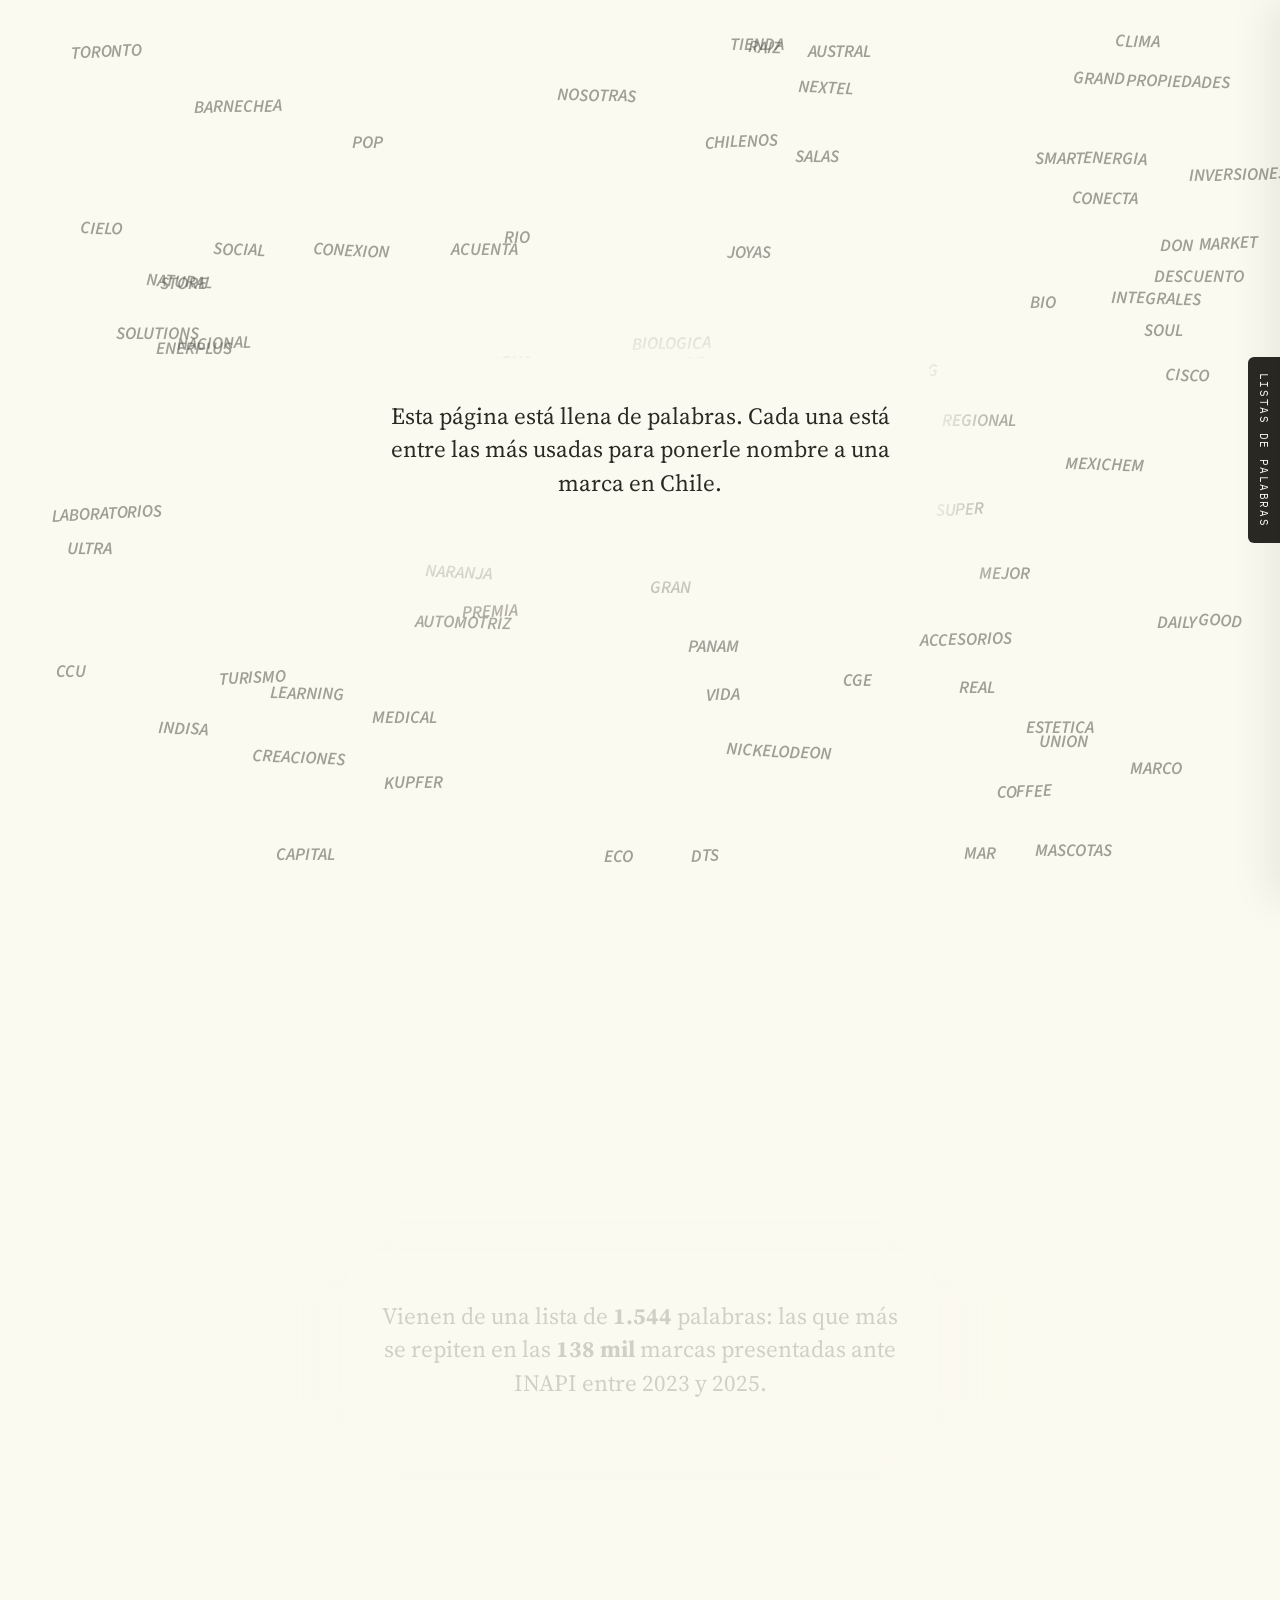
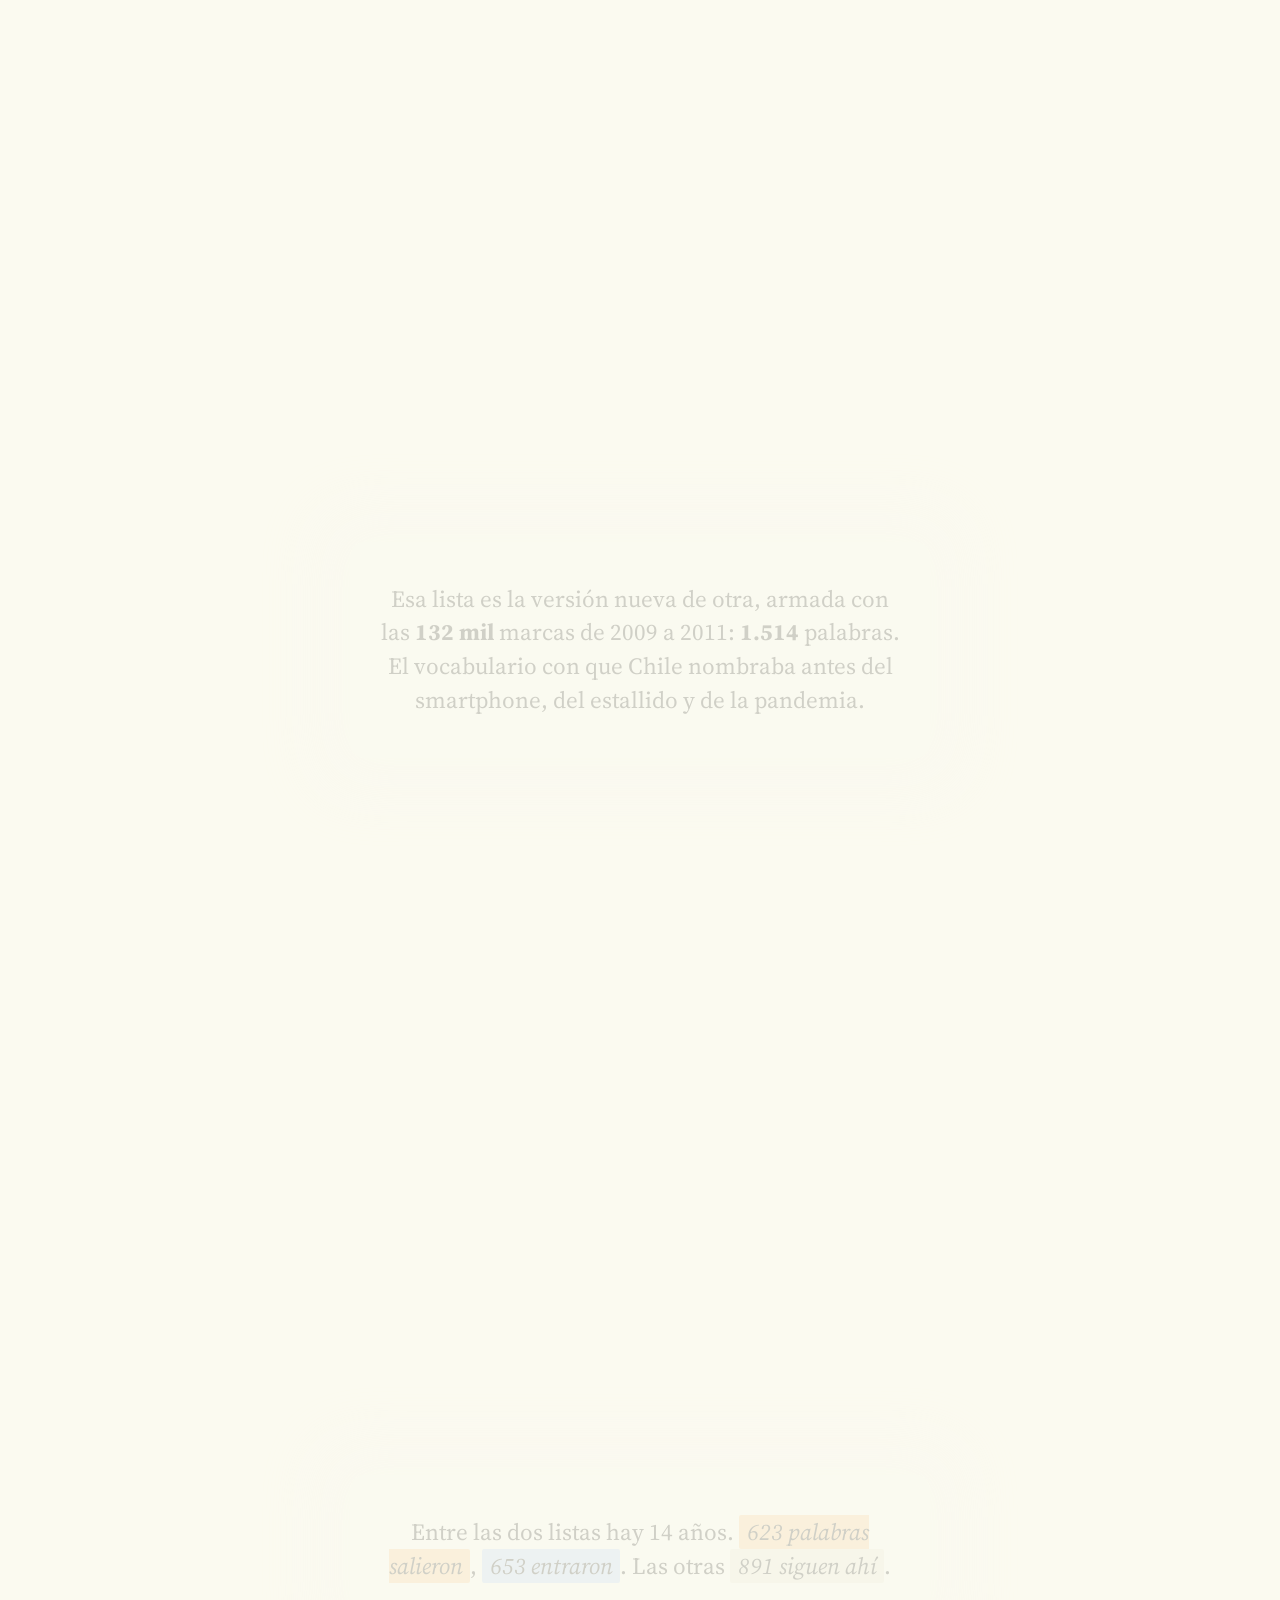
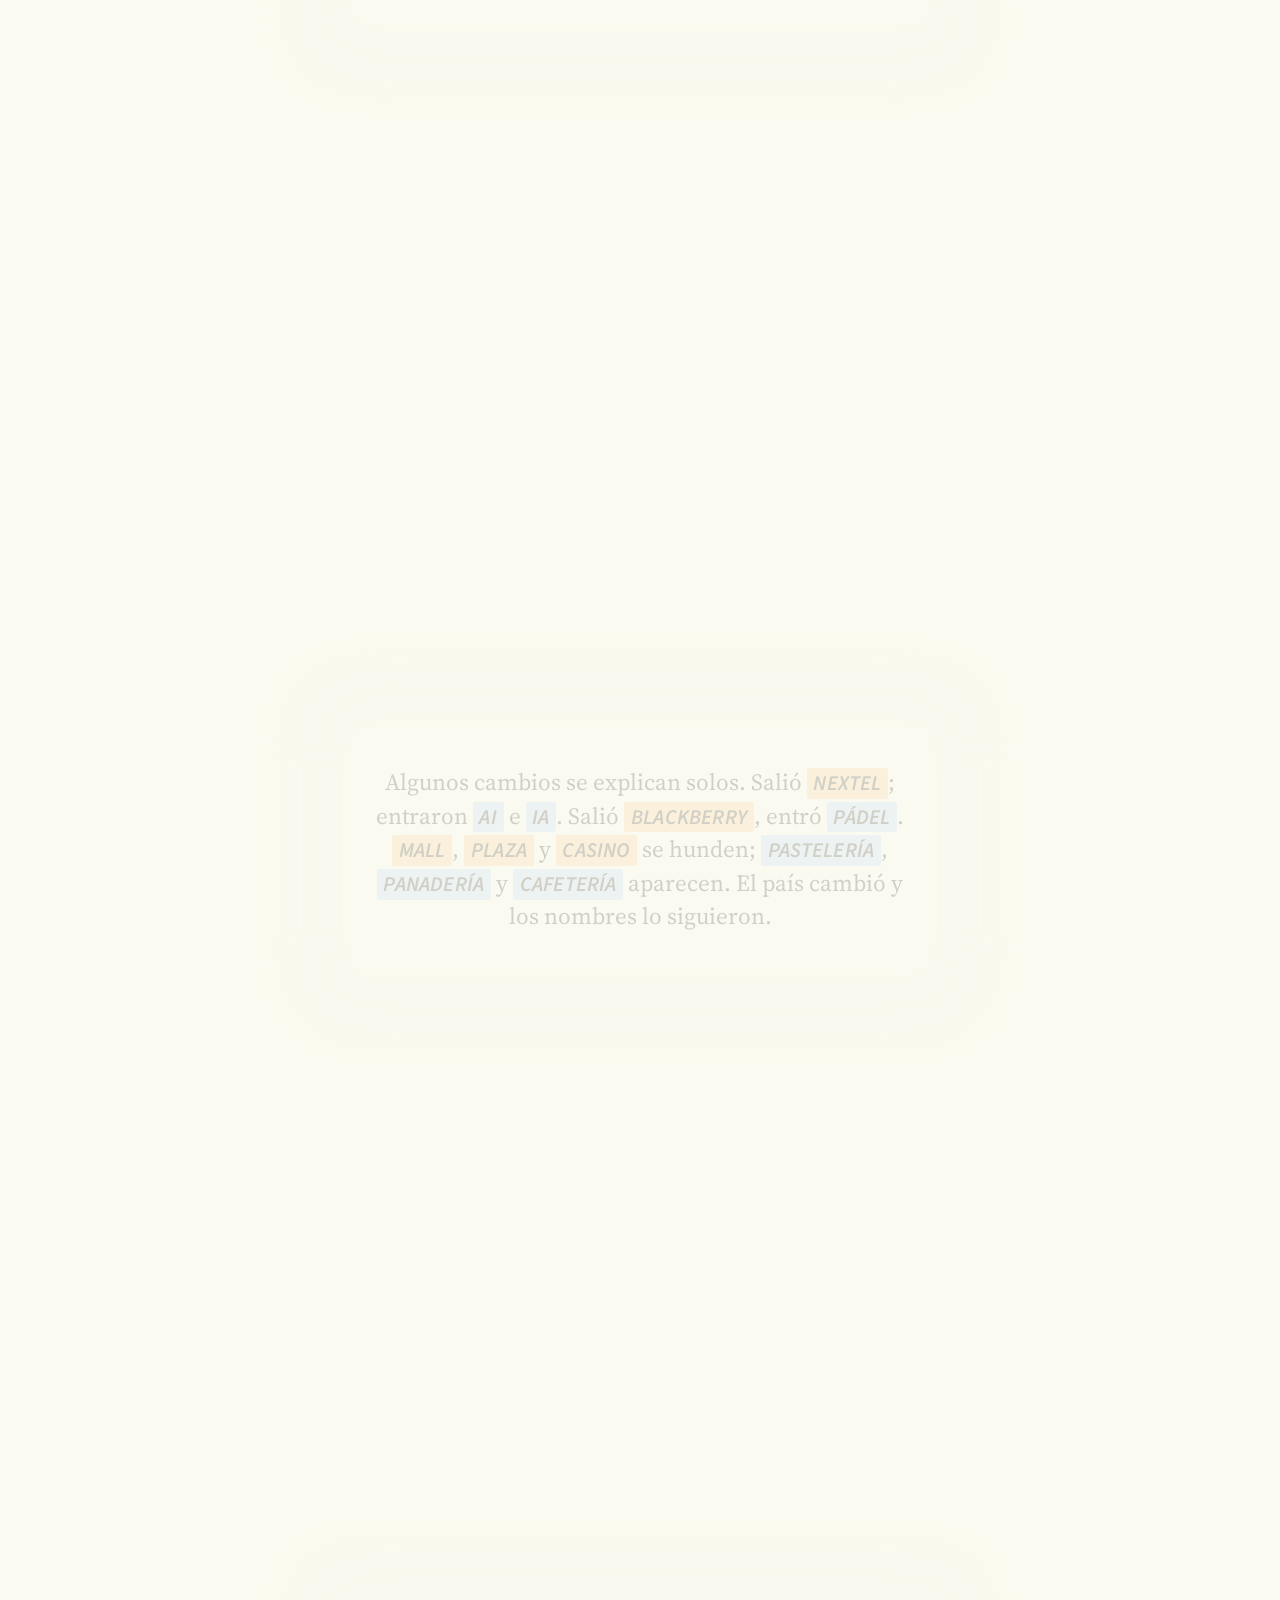
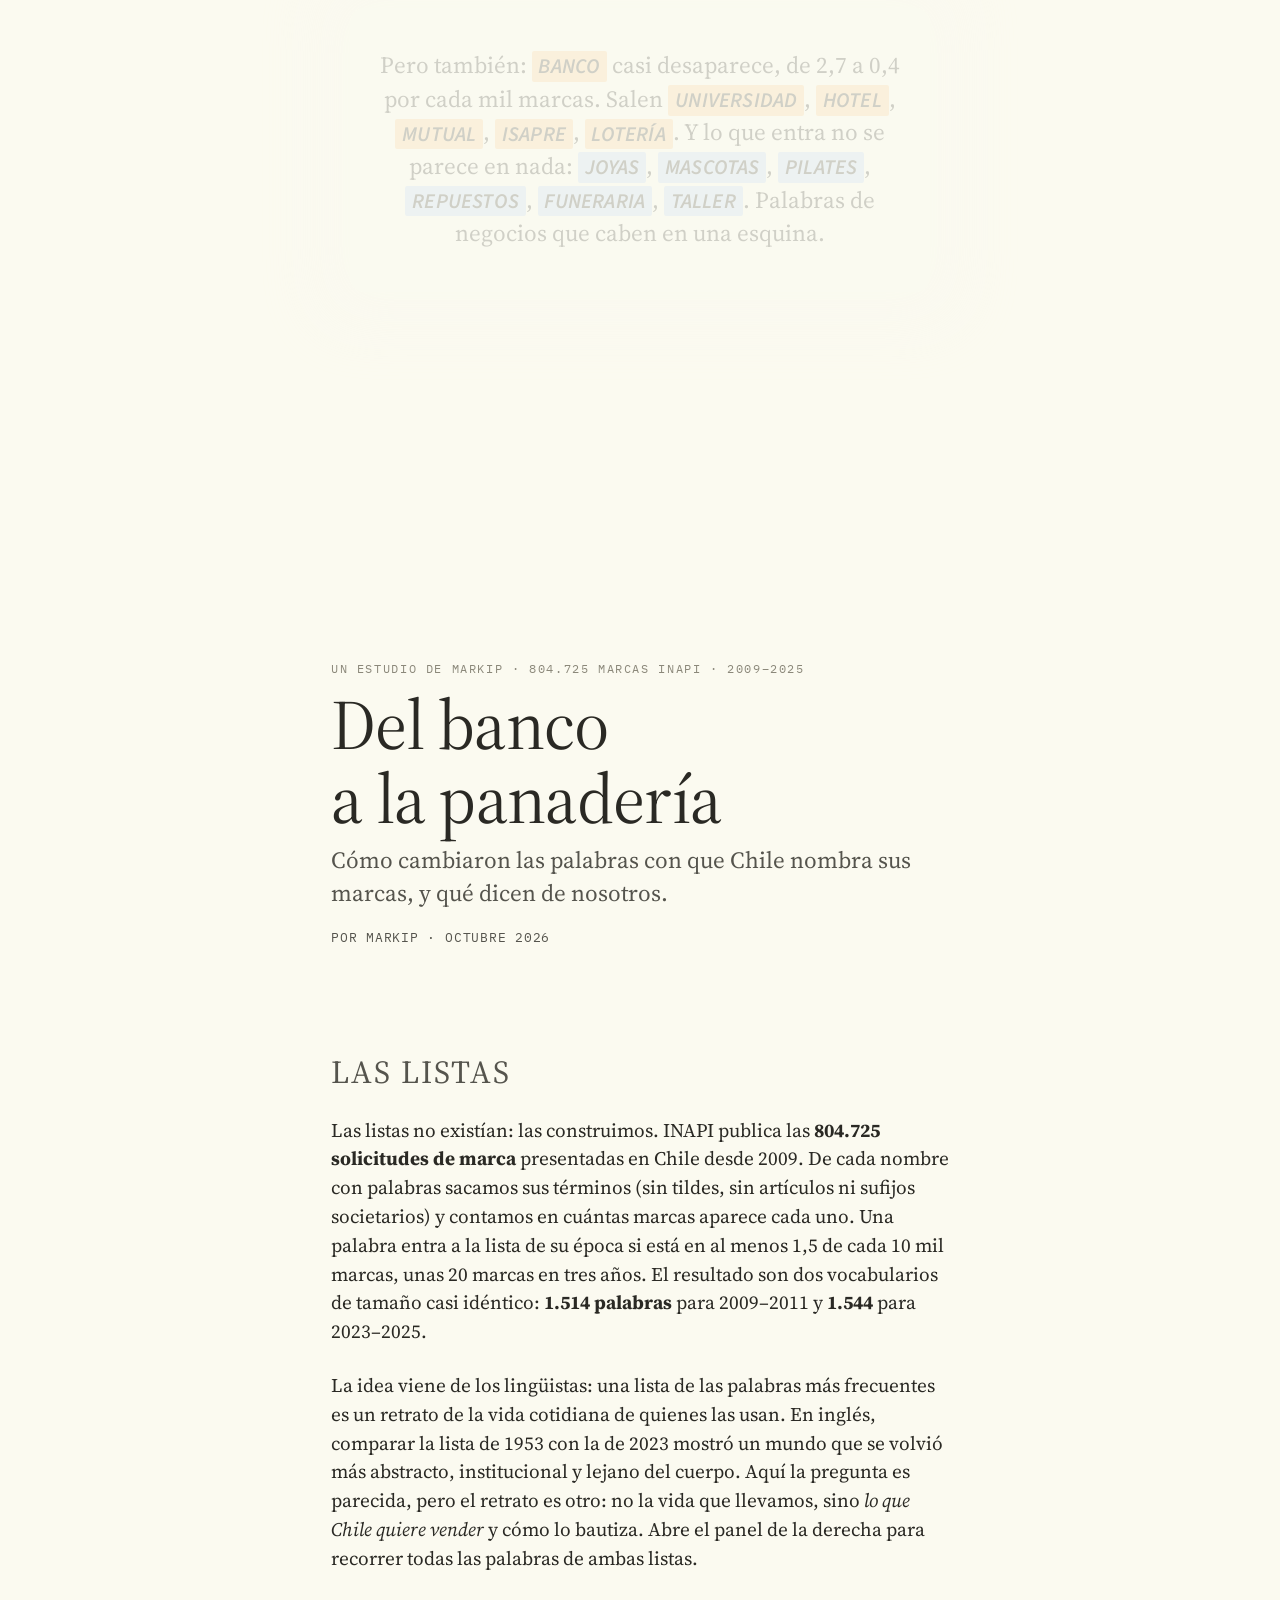
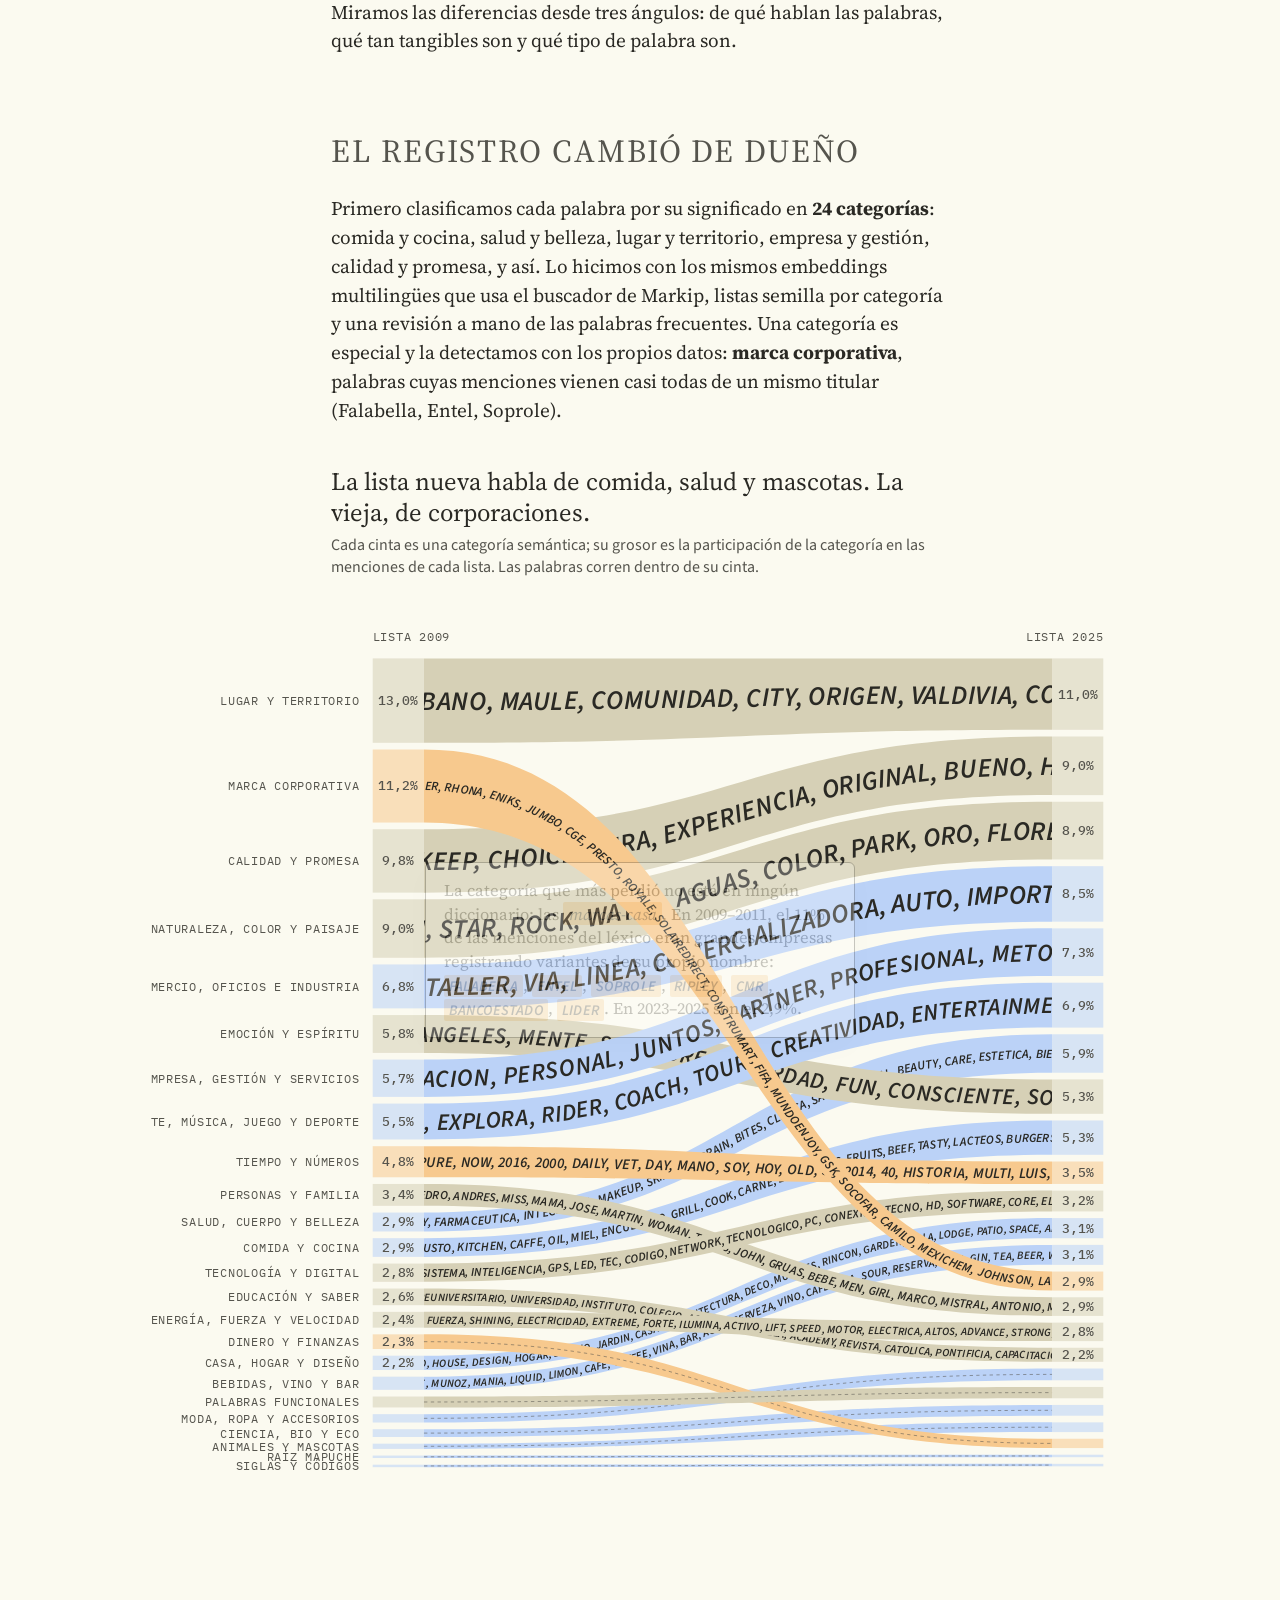
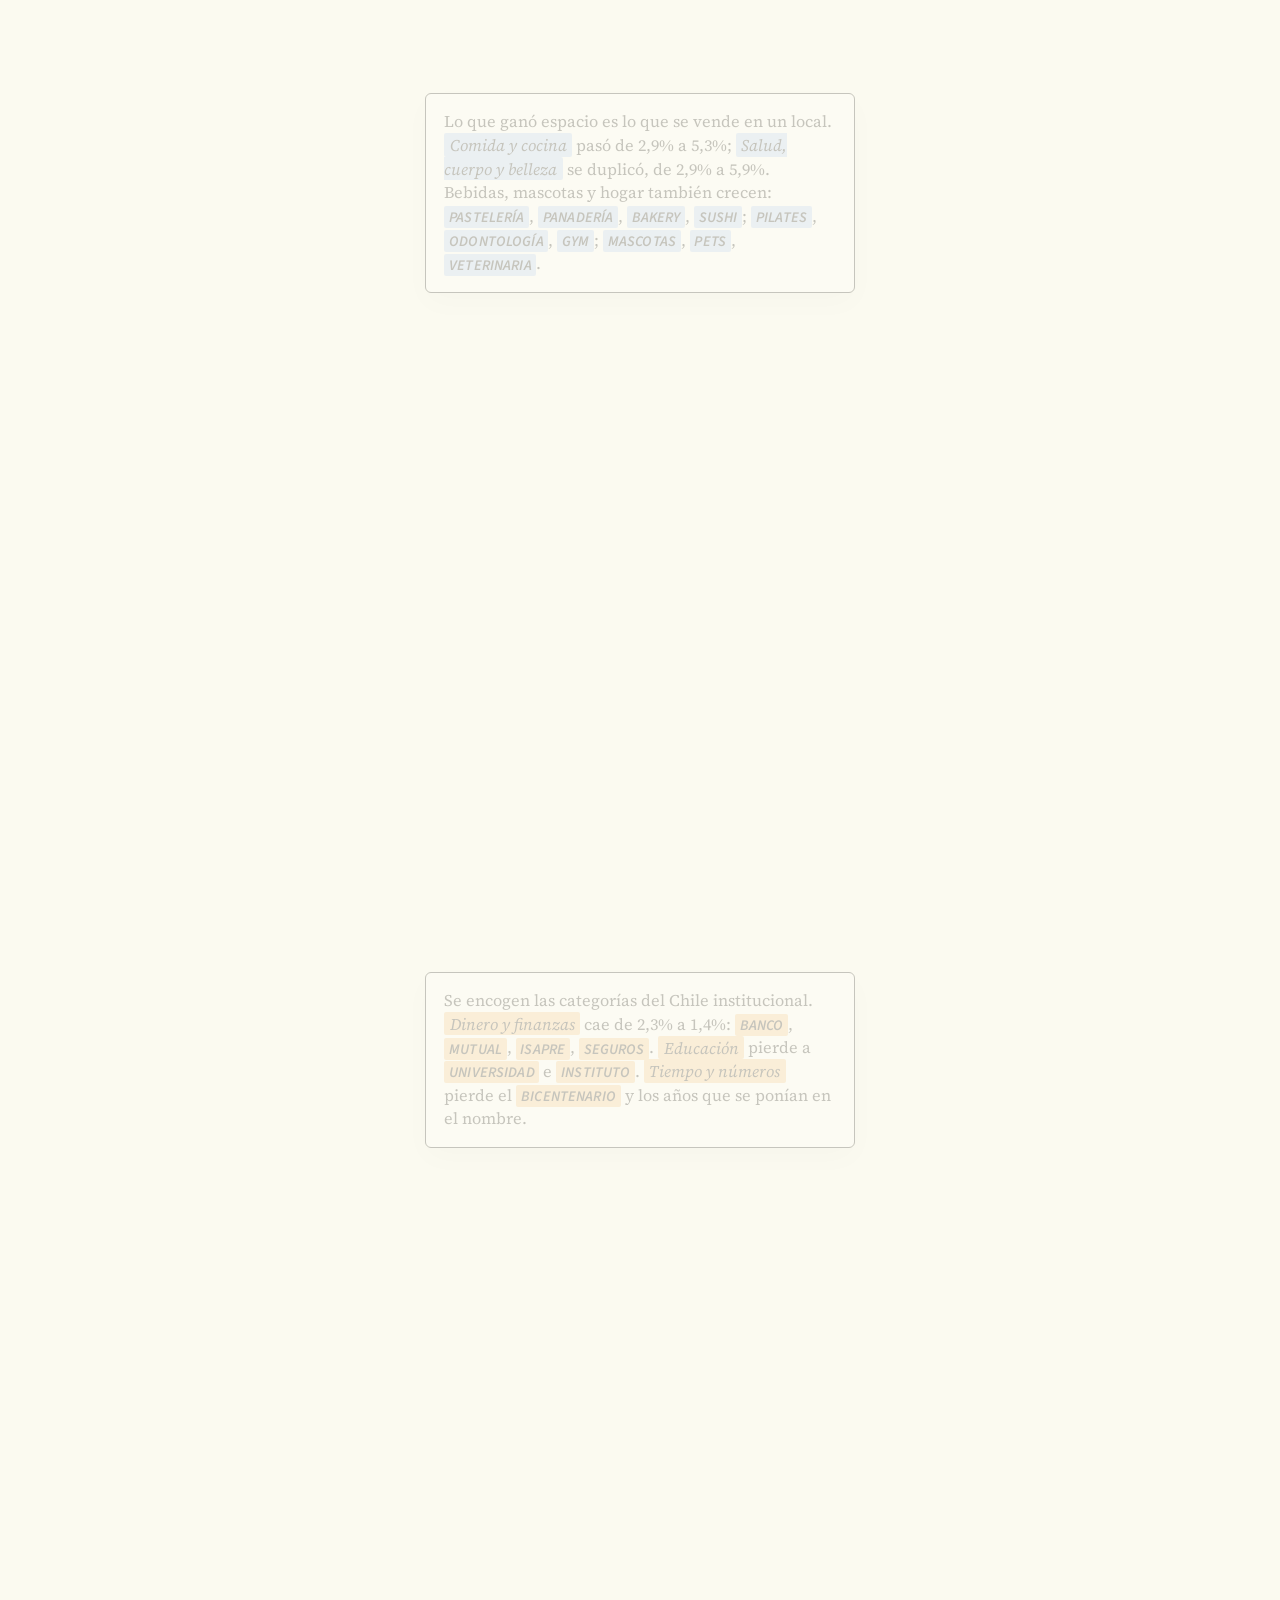
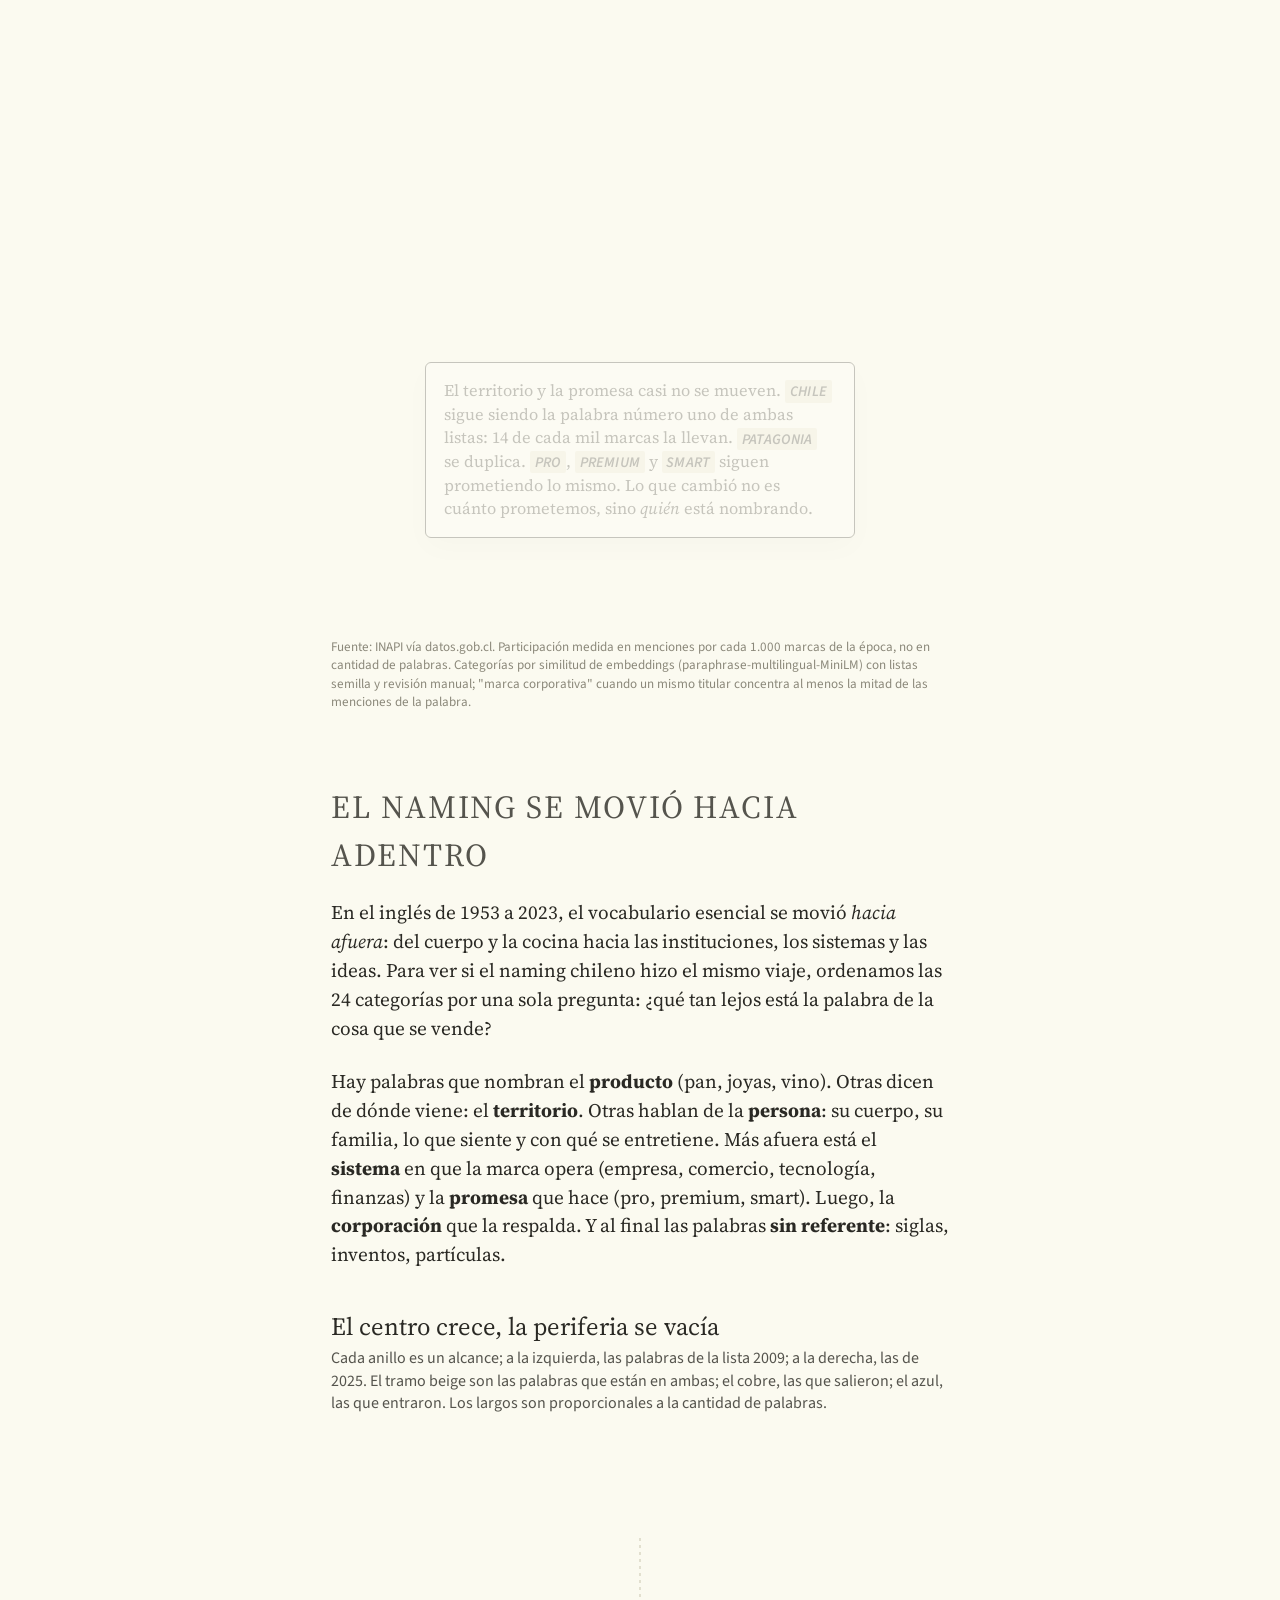
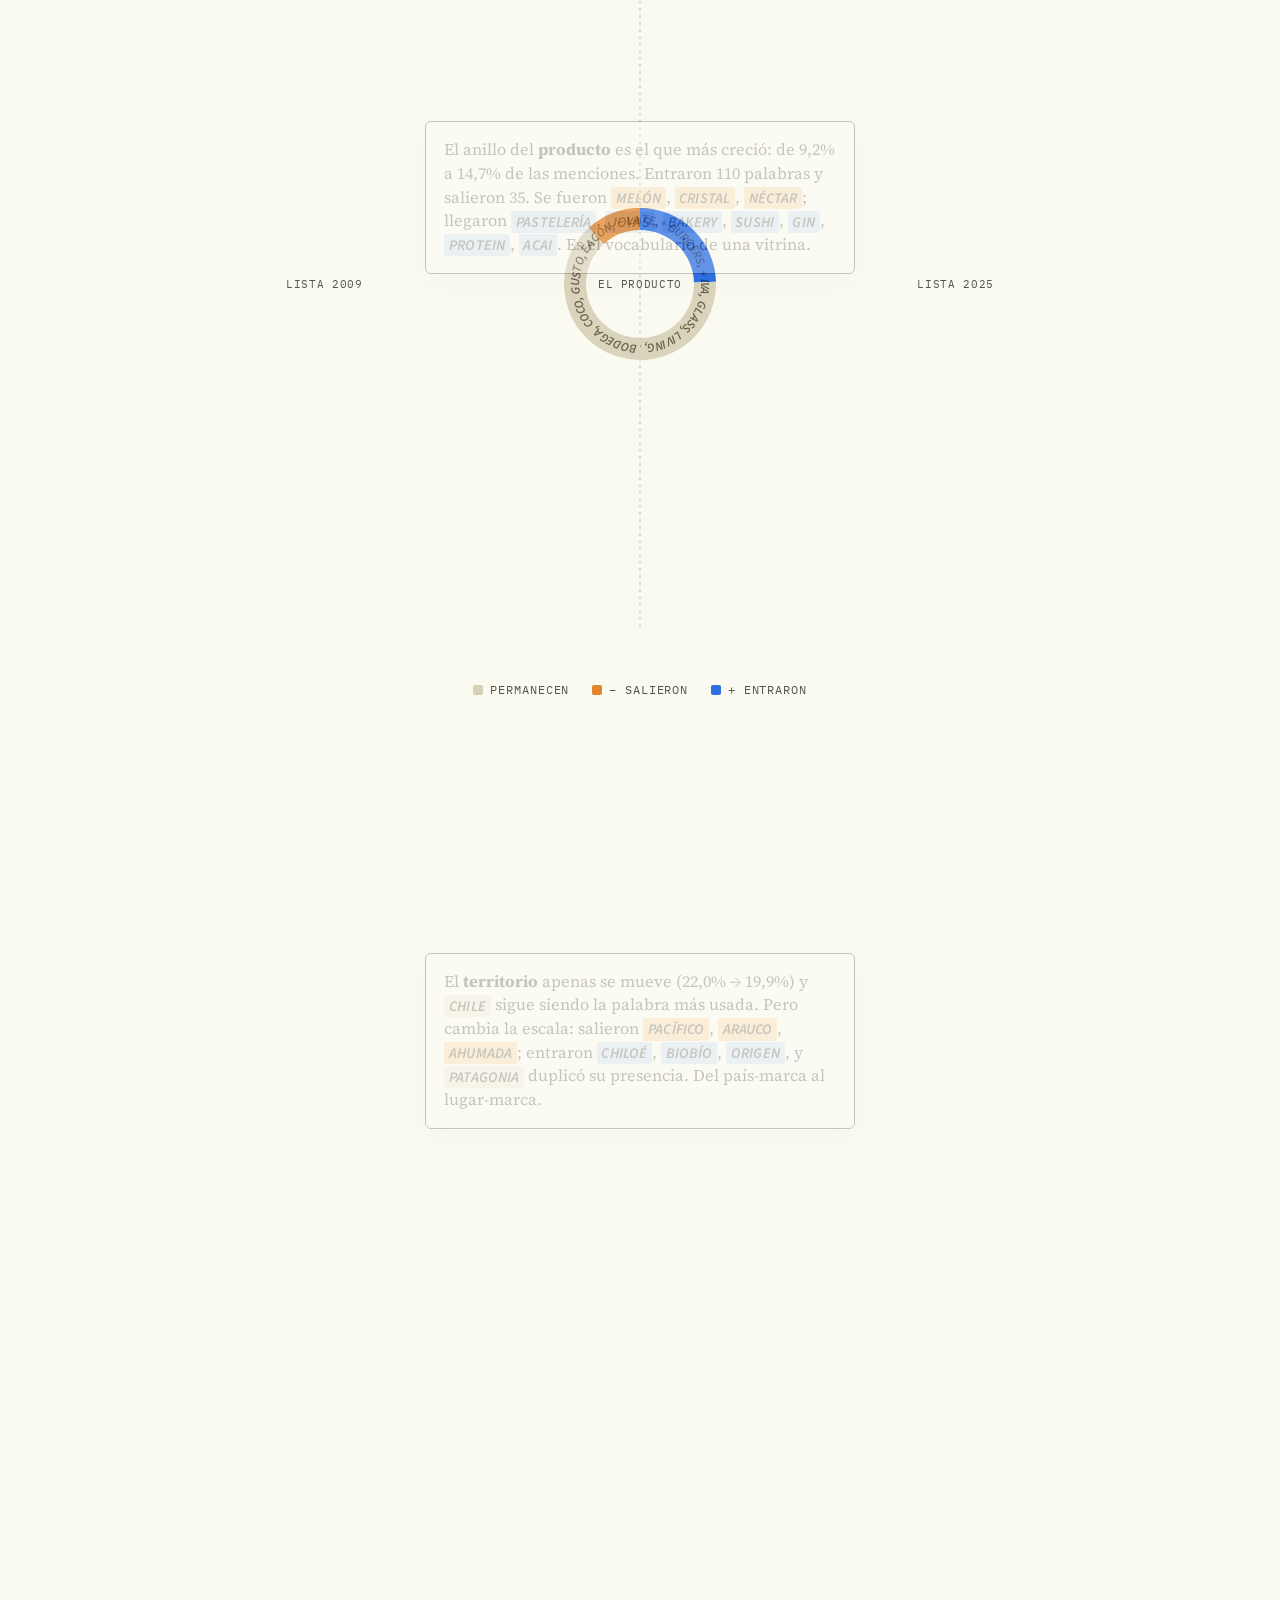
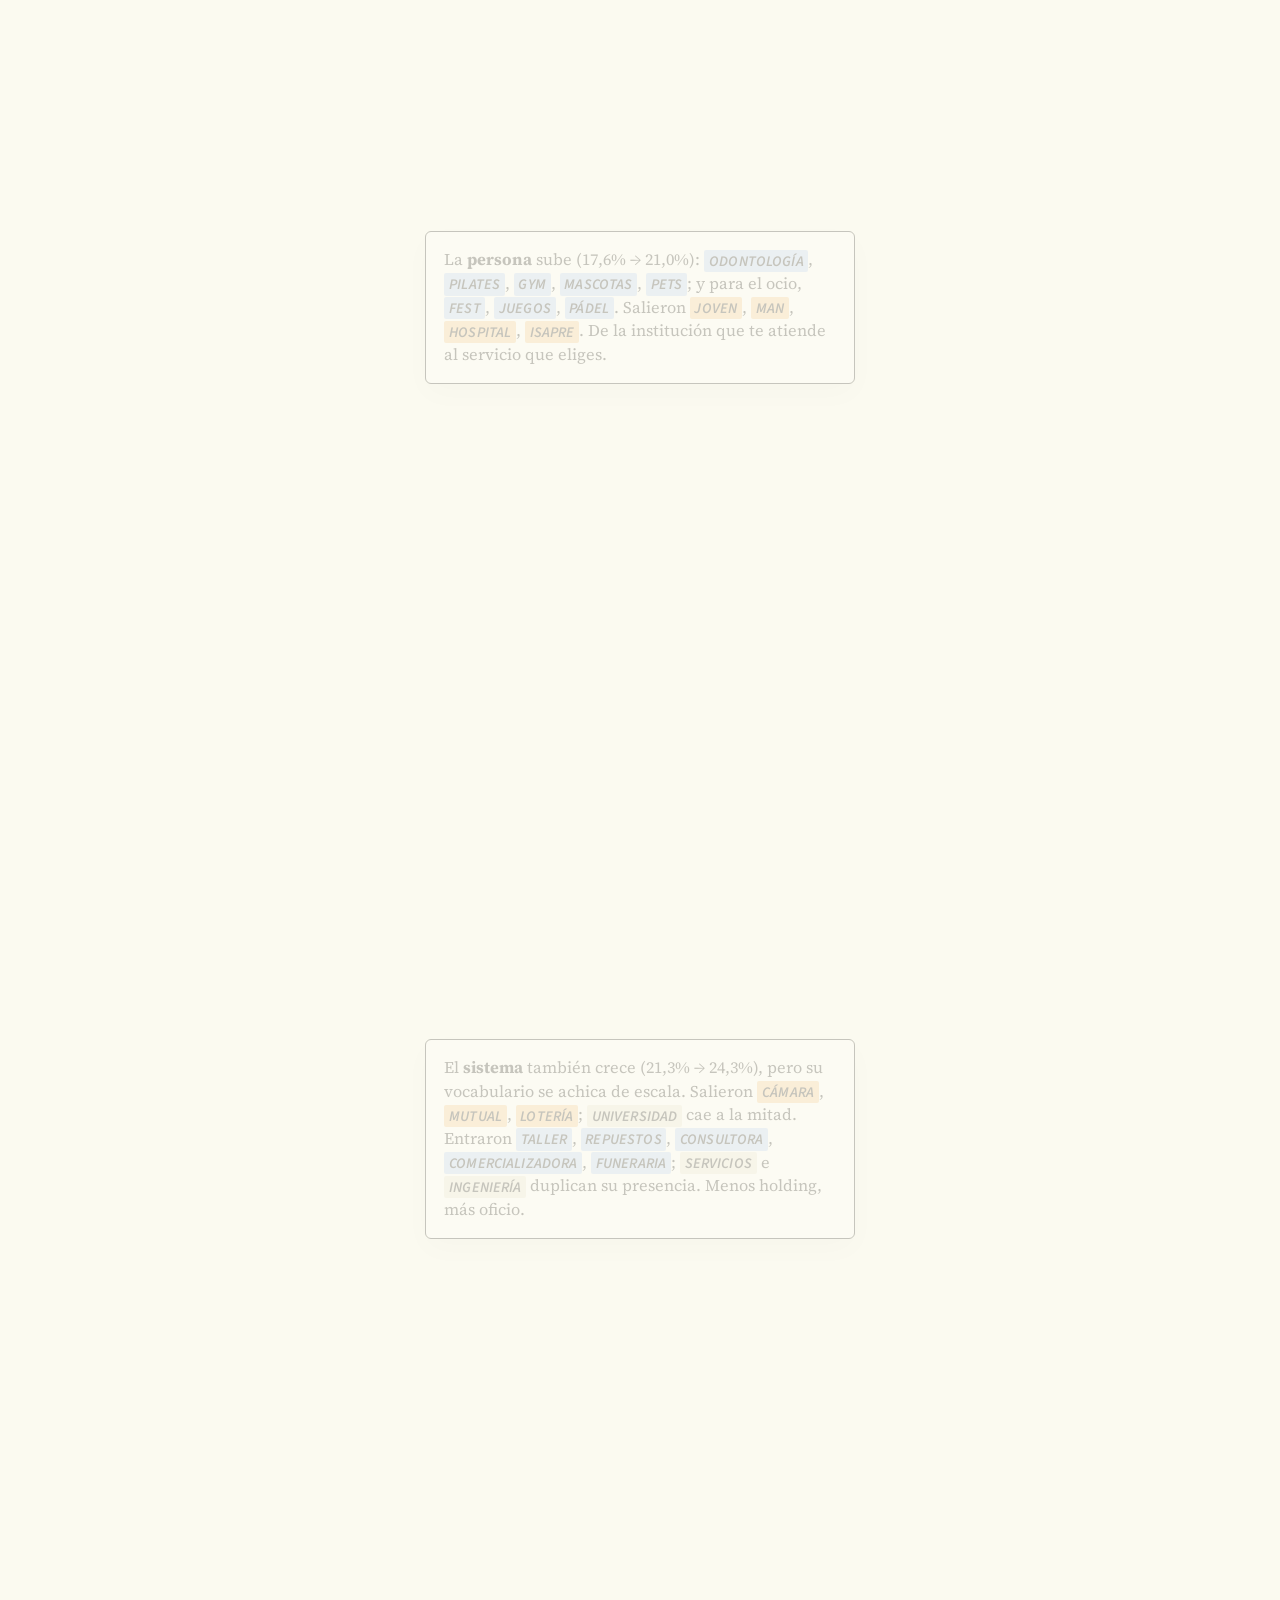
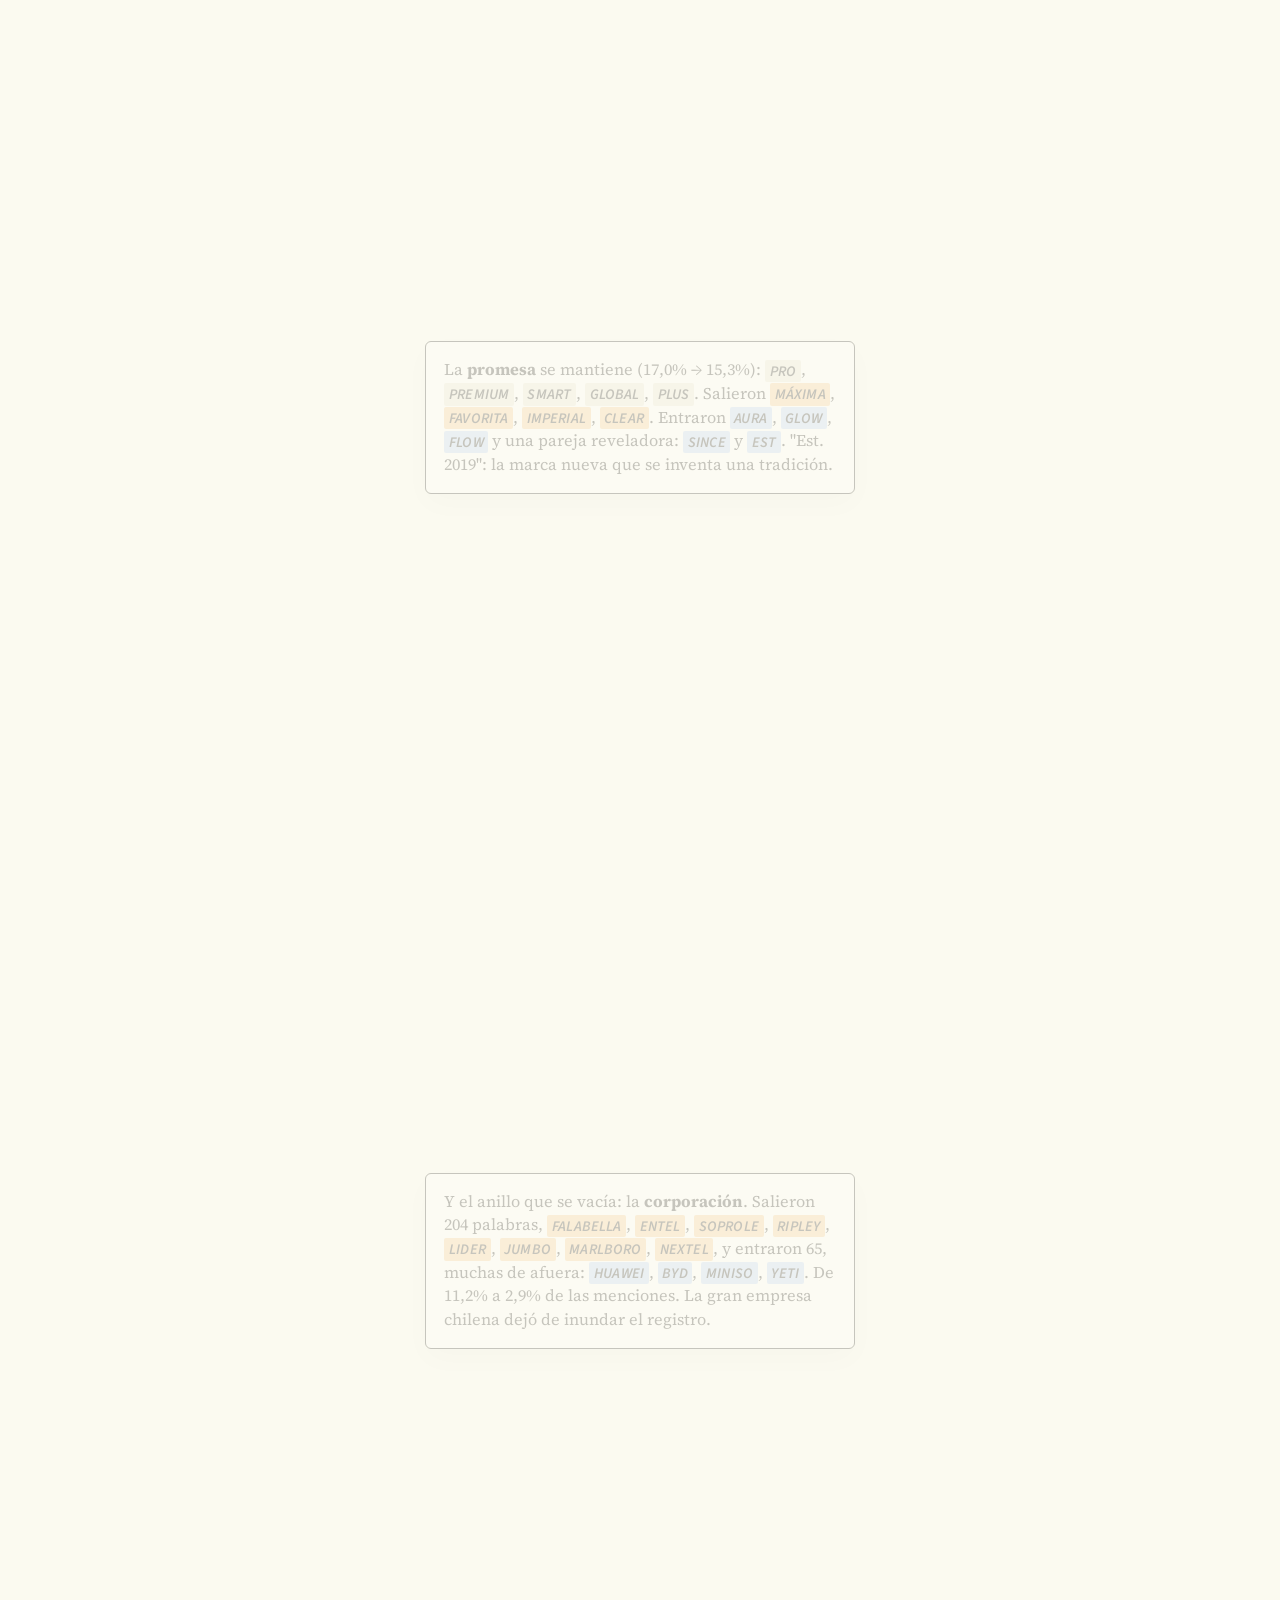
<file: web/index.html>
<!DOCTYPE html>
<html lang="es">
<head>
<meta charset="UTF-8">
<meta name="viewport" content="width=device-width, initial-scale=1.0">
<title>Del banco a la panadería — cómo cambiaron las palabras con que Chile nombra sus marcas</title>
<meta name="description" content="Comparamos el vocabulario de las marcas chilenas de 2009–2011 con el de 2023–2025: 623 palabras salieron, 653 entraron. Un estudio de Markip sobre 805 mil solicitudes INAPI.">
<meta property="og:title" content="Del banco a la panadería">
<meta property="og:description" content="Cómo cambiaron las palabras con que Chile nombra sus marcas, y qué dicen de nosotros. 805 mil marcas INAPI, 2009–2025. Un estudio de Markip.">
<meta property="og:type" content="article">
<meta property="og:image" content="https://naming-chile.vercel.app/og.jpg">
<meta property="og:locale" content="es_CL">
<meta name="twitter:card" content="summary_large_image">
<link rel="preconnect" href="https://fonts.googleapis.com">
<link rel="preconnect" href="https://fonts.gstatic.com" crossorigin>
<link href="https://fonts.googleapis.com/css2?family=Source+Serif+4:ital,opsz,wght@0,8..60,400;0,8..60,600;1,8..60,400&family=Source+Sans+3:ital,wght@0,400;0,600;1,600&family=IBM+Plex+Mono:wght@400;500&display=swap" rel="stylesheet">
<link rel="stylesheet" href="story.css">
<script src="data.js"></script>
<script src="data_lex.js"></script>
</head>
<body>

<!-- ================= INTRO: campo de palabras ================= -->
<section class="intro" id="intro" aria-label="Introducción">
  <div class="intro-stage"><div class="field" aria-hidden="true"></div><div class="intro-legend legend" aria-hidden="true"><span><i class="sw both"></i>Permanecen</span><span><i class="sw old"></i>Salieron de la lista 2009</span><span><i class="sw new"></i>Entraron a la lista 2025</span></div></div>
  <div class="intro-steps">
    <div class="intro-step step"><div class="copy"><p>Esta página está llena de palabras. Cada una está entre las más usadas para ponerle nombre a una marca en Chile.</p></div></div>
    <div class="intro-step step"><div class="copy"><p>Vienen de una lista de <strong data-n="lista_b">1.544</strong> palabras: las que más se repiten en las <strong data-n="n_b">138 mil</strong> marcas presentadas ante INAPI entre 2023 y 2025.</p></div></div>
    <div class="intro-step step"><div class="copy"><p>Esa lista es la versión nueva de otra, armada con las <strong data-n="n_a">132 mil</strong> marcas de 2009 a 2011: <strong data-n="lista_a">1.514</strong> palabras. El vocabulario con que Chile nombraba antes del smartphone, del estallido y de la pandemia.</p></div></div>
    <div class="intro-step step"><div class="copy"><p>Entre las dos listas hay 14 años. <mark class="old">623 palabras salieron</mark>, <mark class="new">653 entraron</mark>. Las otras <mark class="both">891 siguen ahí</mark>.</p></div></div>
    <div class="intro-step step"><div class="copy"><p>Algunos cambios se explican solos. Salió <mark class="old w">Nextel</mark>; entraron <mark class="new w">AI</mark> e <mark class="new w">IA</mark>. Salió <mark class="old w">BlackBerry</mark>, entró <mark class="new w">Pádel</mark>. <mark class="old w">Mall</mark>, <mark class="old w">Plaza</mark> y <mark class="old w">Casino</mark> se hunden; <mark class="new w">Pastelería</mark>, <mark class="new w">Panadería</mark> y <mark class="new w">Cafetería</mark> aparecen. El país cambió y los nombres lo siguieron.</p></div></div>
    <div class="intro-step step"><div class="copy"><p>Pero también: <mark class="old w">Banco</mark> casi desaparece, de 2,7 a 0,4 por cada mil marcas. Salen <mark class="old w">Universidad</mark>, <mark class="old w">Hotel</mark>, <mark class="old w">Mutual</mark>, <mark class="old w">Isapre</mark>, <mark class="old w">Lotería</mark>. Y lo que entra no se parece en nada: <mark class="new w">Joyas</mark>, <mark class="new w">Mascotas</mark>, <mark class="new w">Pilates</mark>, <mark class="new w">Repuestos</mark>, <mark class="new w">Funeraria</mark>, <mark class="new w">Taller</mark>. Palabras de negocios que caben en una esquina.</p></div></div>
  </div>
</section>

<!-- ================= TÍTULO ================= -->
<header class="title-block">
  <p class="kicker">Un estudio de Markip · 804.725 marcas INAPI · 2009–2025</p>
  <h1 class="title">Del banco<br>a la panadería</h1>
  <p class="dek">Cómo cambiaron las palabras con que Chile nombra sus marcas, y qué dicen de nosotros.</p>
  <p class="byline">Por Markip · Octubre 2026</p>
</header>

<!-- ================= LAS LISTAS ================= -->
<article>
<div class="prose">
  <h2 class="section-head">Las listas</h2>
  <p>Las listas no existían: las construimos. INAPI publica las <strong>804.725 solicitudes de marca</strong> presentadas en Chile desde 2009. De cada nombre con palabras sacamos sus términos (sin tildes, sin artículos ni sufijos societarios) y contamos en cuántas marcas aparece cada uno. Una palabra entra a la lista de su época si está en al menos 1,5 de cada 10 mil marcas, unas 20 marcas en tres años. El resultado son dos vocabularios de tamaño casi idéntico: <strong>1.514 palabras</strong> para 2009–2011 y <strong>1.544</strong> para 2023–2025.</p>
  <p>La idea viene de los lingüistas: una lista de las palabras más frecuentes es un retrato de la vida cotidiana de quienes las usan. En inglés, comparar la lista de 1953 con la de 2023 mostró un mundo que se volvió más abstracto, institucional y lejano del cuerpo. Aquí la pregunta es parecida, pero el retrato es otro: no la vida que llevamos, sino <em>lo que Chile quiere vender</em> y cómo lo bautiza. Abre el panel de la derecha para recorrer todas las palabras de ambas listas.</p>
  <p>Miramos las diferencias desde tres ángulos: de qué hablan las palabras, qué tan tangibles son y qué tipo de palabra son.</p>
</div>

<!-- ================= 1. CATEGORÍAS: cintas ================= -->
<div class="prose">
  <h2 class="section-head">El registro cambió de dueño</h2>
  <p>Primero clasificamos cada palabra por su significado en <strong>24 categorías</strong>: comida y cocina, salud y belleza, lugar y territorio, empresa y gestión, calidad y promesa, y así. Lo hicimos con los mismos embeddings multilingües que usa el buscador de Markip, listas semilla por categoría y una revisión a mano de las palabras frecuentes. Una categoría es especial y la detectamos con los propios datos: <strong>marca corporativa</strong>, palabras cuyas menciones vienen casi todas de un mismo titular (Falabella, Entel, Soprole).</p>
  <h3 class="chart-head">La lista nueva habla de comida, salud y mascotas. La vieja, de corporaciones.</h3>
  <p class="chart-sub">Cada cinta es una categoría semántica; su grosor es la participación de la categoría en las menciones de cada lista. Las palabras corren dentro de su cinta.</p>
</div>
<div class="scrolly" id="sc-ribbons">
  <div class="stage"><div id="ch-ribbons" style="width:100%;max-width:980px"></div></div>
  <div class="steps">
    <div class="step"><div class="step-card"><p>La categoría que más perdió no está en ningún diccionario: las <mark class="old">marcas-casa</mark>. En 2009–2011, el 11% de las menciones del léxico eran grandes empresas registrando variantes de su propio nombre: <mark class="old w">Falabella</mark>, <mark class="old w">Entel</mark>, <mark class="old w">Soprole</mark>, <mark class="old w">Ripley</mark>, <mark class="old w">CMR</mark>, <mark class="old w">BancoEstado</mark>, <mark class="old w">Lider</mark>. En 2023–2025 son el 2,9%.</p></div></div>
    <div class="step"><div class="step-card"><p>Lo que ganó espacio es lo que se vende en un local. <mark class="new">Comida y cocina</mark> pasó de 2,9% a 5,3%; <mark class="new">Salud, cuerpo y belleza</mark> se duplicó, de 2,9% a 5,9%. Bebidas, mascotas y hogar también crecen: <mark class="new w">pastelería</mark>, <mark class="new w">panadería</mark>, <mark class="new w">bakery</mark>, <mark class="new w">sushi</mark>; <mark class="new w">pilates</mark>, <mark class="new w">odontología</mark>, <mark class="new w">gym</mark>; <mark class="new w">mascotas</mark>, <mark class="new w">pets</mark>, <mark class="new w">veterinaria</mark>.</p></div></div>
    <div class="step"><div class="step-card"><p>Se encogen las categorías del Chile institucional. <mark class="old">Dinero y finanzas</mark> cae de 2,3% a 1,4%: <mark class="old w">banco</mark>, <mark class="old w">mutual</mark>, <mark class="old w">isapre</mark>, <mark class="old w">seguros</mark>. <mark class="old">Educación</mark> pierde a <mark class="old w">universidad</mark> e <mark class="old w">instituto</mark>. <mark class="old">Tiempo y números</mark> pierde el <mark class="old w">bicentenario</mark> y los años que se ponían en el nombre.</p></div></div>
    <div class="step"><div class="step-card"><p>El territorio y la promesa casi no se mueven. <mark class="both w">Chile</mark> sigue siendo la palabra número uno de ambas listas: 14 de cada mil marcas la llevan. <mark class="both w">Patagonia</mark> se duplica. <mark class="both w">Pro</mark>, <mark class="both w">premium</mark> y <mark class="both w">smart</mark> siguen prometiendo lo mismo. Lo que cambió no es cuánto prometemos, sino <em>quién</em> está nombrando.</p></div></div>
  </div>
</div>
<div class="prose"><p class="note">Fuente: INAPI vía datos.gob.cl. Participación medida en menciones por cada 1.000 marcas de la época, no en cantidad de palabras. Categorías por similitud de embeddings (paraphrase-multilingual-MiniLM) con listas semilla y revisión manual; "marca corporativa" cuando un mismo titular concentra al menos la mitad de las menciones de la palabra.</p></div>

<!-- ================= 2. ALCANCE: anillos ================= -->
<div class="prose">
  <h2 class="section-head">El naming se movió hacia adentro</h2>
  <p>En el inglés de 1953 a 2023, el vocabulario esencial se movió <em>hacia afuera</em>: del cuerpo y la cocina hacia las instituciones, los sistemas y las ideas. Para ver si el naming chileno hizo el mismo viaje, ordenamos las 24 categorías por una sola pregunta: ¿qué tan lejos está la palabra de la cosa que se vende?</p>
  <p>Hay palabras que nombran el <strong>producto</strong> (pan, joyas, vino). Otras dicen de dónde viene: el <strong>territorio</strong>. Otras hablan de la <strong>persona</strong>: su cuerpo, su familia, lo que siente y con qué se entretiene. Más afuera está el <strong>sistema</strong> en que la marca opera (empresa, comercio, tecnología, finanzas) y la <strong>promesa</strong> que hace (pro, premium, smart). Luego, la <strong>corporación</strong> que la respalda. Y al final las palabras <strong>sin referente</strong>: siglas, inventos, partículas.</p>
  <h3 class="chart-head">El centro crece, la periferia se vacía</h3>
  <p class="chart-sub">Cada anillo es un alcance; a la izquierda, las palabras de la lista 2009; a la derecha, las de 2025. El tramo beige son las palabras que están en ambas; el cobre, las que salieron; el azul, las que entraron. Los largos son proporcionales a la cantidad de palabras.</p>
</div>
<div class="scrolly" id="sc-rings">
  <div class="stage"><div id="ch-rings" style="width:100%;max-width:720px"></div><div class="stage-legend legend"><span><i class="sw both"></i>Permanecen</span><span><i class="sw old"></i>− Salieron</span><span><i class="sw new"></i>+ Entraron</span></div></div>
  <div class="steps">
    <div class="step"><div class="step-card"><p>El anillo del <strong>producto</strong> es el que más creció: de 9,2% a 14,7% de las menciones. Entraron 110 palabras y salieron 35. Se fueron <mark class="old w">melón</mark>, <mark class="old w">cristal</mark>, <mark class="old w">néctar</mark>; llegaron <mark class="new w">pastelería</mark>, <mark class="new w">joyas</mark>, <mark class="new w">bakery</mark>, <mark class="new w">sushi</mark>, <mark class="new w">gin</mark>, <mark class="new w">protein</mark>, <mark class="new w">acai</mark>. Es el vocabulario de una vitrina.</p></div></div>
    <div class="step"><div class="step-card"><p>El <strong>territorio</strong> apenas se mueve (22,0% → 19,9%) y <mark class="both w">Chile</mark> sigue siendo la palabra más usada. Pero cambia la escala: salieron <mark class="old w">Pacífico</mark>, <mark class="old w">Arauco</mark>, <mark class="old w">Ahumada</mark>; entraron <mark class="new w">Chiloé</mark>, <mark class="new w">Biobío</mark>, <mark class="new w">origen</mark>, y <mark class="both w">Patagonia</mark> duplicó su presencia. Del país-marca al lugar-marca.</p></div></div>
    <div class="step"><div class="step-card"><p>La <strong>persona</strong> sube (17,6% → 21,0%): <mark class="new w">odontología</mark>, <mark class="new w">pilates</mark>, <mark class="new w">gym</mark>, <mark class="new w">mascotas</mark>, <mark class="new w">pets</mark>; y para el ocio, <mark class="new w">fest</mark>, <mark class="new w">juegos</mark>, <mark class="new w">pádel</mark>. Salieron <mark class="old w">joven</mark>, <mark class="old w">man</mark>, <mark class="old w">hospital</mark>, <mark class="old w">isapre</mark>. De la institución que te atiende al servicio que eliges.</p></div></div>
    <div class="step"><div class="step-card"><p>El <strong>sistema</strong> también crece (21,3% → 24,3%), pero su vocabulario se achica de escala. Salieron <mark class="old w">cámara</mark>, <mark class="old w">mutual</mark>, <mark class="old w">lotería</mark>; <mark class="both w">universidad</mark> cae a la mitad. Entraron <mark class="new w">taller</mark>, <mark class="new w">repuestos</mark>, <mark class="new w">consultora</mark>, <mark class="new w">comercializadora</mark>, <mark class="new w">funeraria</mark>; <mark class="both w">servicios</mark> e <mark class="both w">ingeniería</mark> duplican su presencia. Menos holding, más oficio.</p></div></div>
    <div class="step"><div class="step-card"><p>La <strong>promesa</strong> se mantiene (17,0% → 15,3%): <mark class="both w">pro</mark>, <mark class="both w">premium</mark>, <mark class="both w">smart</mark>, <mark class="both w">global</mark>, <mark class="both w">plus</mark>. Salieron <mark class="old w">máxima</mark>, <mark class="old w">favorita</mark>, <mark class="old w">imperial</mark>, <mark class="old w">clear</mark>. Entraron <mark class="new w">aura</mark>, <mark class="new w">glow</mark>, <mark class="new w">flow</mark> y una pareja reveladora: <mark class="new w">since</mark> y <mark class="new w">est</mark>. "Est. 2019": la marca nueva que se inventa una tradición.</p></div></div>
    <div class="step"><div class="step-card"><p>Y el anillo que se vacía: la <strong>corporación</strong>. Salieron 204 palabras, <mark class="old w">Falabella</mark>, <mark class="old w">Entel</mark>, <mark class="old w">Soprole</mark>, <mark class="old w">Ripley</mark>, <mark class="old w">Lider</mark>, <mark class="old w">Jumbo</mark>, <mark class="old w">Marlboro</mark>, <mark class="old w">Nextel</mark>, y entraron 65, muchas de afuera: <mark class="new w">Huawei</mark>, <mark class="new w">BYD</mark>, <mark class="new w">Miniso</mark>, <mark class="new w">Yeti</mark>. De 11,2% a 2,9% de las menciones. La gran empresa chilena dejó de inundar el registro.</p></div></div>
    <div class="step"><div class="step-card"><p>Las palabras <strong>sin referente</strong> (siglas, partículas, inventos) son marginales en ambas listas: menos del 2%. No es que no existan nombres inventados, son casi 4 de cada 10 marcas, sino que cada uno es único. La fantasía no forma vocabulario compartido; por eso registra.</p></div></div>
    <div class="step"><div class="step-card"><p>Visto completo: los anillos de adentro crecen y los de afuera se vacían. Mientras el inglés se alejaba de la cocina y el cuerpo, el naming chileno volvió a ellos. <strong>Se movió hacia adentro.</strong></p></div></div>
  </div>
</div>
<div class="prose"><p class="note">Los anillos agrupan las 24 categorías en siete alcances. Dentro de cada anillo, las palabras que permanecen aparecen en ambas mitades. Las palabras que salieron se ordenan por su frecuencia en 2009–2011; las que entraron, por su frecuencia en 2023–2025.</p></div>

<div class="prose">
  <p>Con el diario del lunes, el cambio tiene fecha. Entre 2009 y 2011 el registro era un asunto corporativo: el 31% de las solicitudes venía de fuera de Chile y las grandes empresas locales presentaban decenas de variantes de sus marcas cada año. Luego vino la caída de 2017–2019 y, con la pandemia, el mayor boom emprendedor de la serie: en 2021 la participación chilena saltó al 83% y el registro se llenó de negocios de barrio. Las listas, construidas con el lenguaje de cada época, siguieron ese cambio de dueño.</p>
</div>

<!-- ================= 3. CONCRECIÓN ================= -->
<div class="prose">
  <h2 class="section-head">Más fácil de imaginar</h2>
  <p>Para medir qué tan tangible es el vocabulario comparamos cada palabra con una base que puntúa su <em>concreción</em> de 1 a 5: 5 si se puede experimentar con los sentidos (<mark class="w">zapato</mark>, <mark class="w">cerveza</mark>), 1 si no (<mark class="w">calidad</mark>, <mark class="w">estrategia</mark>). La base existe en inglés, con 40 mil palabras puntuadas por hablantes. Como el modelo de embeddings alinea español e inglés en el mismo espacio, entrenamos una regresión sobre esas 40 mil y la aplicamos a nuestras listas. Validación cruzada: correlación de 0,83 con las puntuaciones humanas.</p>
  <h3 class="chart-head">Casi la misma concreción promedio. Pero la curva se aplana.</h3>
  <p class="chart-sub">Distribución de concreción de las palabras de cada lista, ponderada por menciones. De abstracto (1) a concreto (5).</p>
</div>
<div class="wrap-med"><div id="ch-conc-dens" style="max-width:760px;margin:0 auto"></div>
  <p class="note" style="max-width:760px;margin:.8rem auto 0">Estimación de densidad por kernel, ancho 0,18 · Fuente: Brysbaert, Warriner y Kuperman (2014), transferida al español vía embeddings. Excluye marcas-casa, siglas, números e inventos.</p></div>
<div class="prose">
  <p>La media no se mueve: 3,38 en 2009, 3,39 en 2025. Lo que se mueve es la forma. Las dos puntas crecen y el medio se adelgaza. Esto importa porque las palabras concretas y abstractas se procesan distinto: <mark class="w">panadería</mark> trae un olor y una imagen junto con las letras; <mark class="w">experiencia</mark> solo trae letras. Los psicólogos lo llaman codificación dual: lo concreto viaja por dos canales, lo abstracto por uno. Un nombre concreto se recuerda más fácil; uno abstracto, en cambio, puede significar lo que la marca quiera.</p>
  <h3 class="chart-head">Se llenaron las dos puntas. Se vació el medio.</h3>
  <p class="chart-sub">Palabras que salieron y entraron, agrupadas por puntaje de concreción. Las barras muestran qué porcentaje de cada grupo cae en cada tramo.</p>
</div>
<div class="scrolly" id="sc-conc">
  <div class="stage"><div id="ch-conc-bands" style="width:100%;max-width:1000px"></div></div>
  <div class="steps">
    <div class="step"><div class="step-card"><p>El extremo concreto se llenó: el 22% de las palabras que entraron se puntúa como muy concreta, contra el 18% de las que salieron. <mark class="new w">Pastelería</mark>, <mark class="new w">panadería</mark>, <mark class="new w">mascotas</mark>, <mark class="new w">cafetería</mark>, <mark class="new w">gym</mark>, <mark class="new w">pizzería</mark>, <mark class="new w">gin</mark>, <mark class="new w">garage</mark>. Cosas que se pueden oler.</p></div></div>
    <div class="step"><div class="step-card"><p>Pero también se llenó el extremo abstracto: 8,4% de las que entraron, contra 3,7% de las que salieron. <mark class="new w">Experiencia</mark>, <mark class="new w">tradición</mark>, <mark class="new w">sentido</mark>, <mark class="new w">consciente</mark>, <mark class="new w">origen</mark>, <mark class="new w">integrales</mark>, <mark class="new w">since</mark>. La marca que no vende una cosa, sino una idea sobre la cosa.</p></div></div>
    <div class="step"><div class="step-card"><p>Lo que se vació es el medio. Las palabras ni concretas ni abstractas eran el 50% de las que salieron y son el 42% de las que entraron: <mark class="old w">joven</mark>, <mark class="old w">favorita</mark>, <mark class="old w">máxima</mark>, <mark class="old w">man</mark>, <mark class="old w">zone</mark>, <mark class="old w">horas</mark>, <mark class="old w">trabajo</mark>. Los calificativos tibios del naming corporativo de 2009.</p></div></div>
    <div class="step"><div class="step-card"><p>El naming chileno se polarizó: o te llamas como lo que vendes, o como lo que quieres que sientan. Lo que ya no convence es el medio.</p></div></div>
  </div>
</div>
<div class="prose"><p class="note">Tramos de 0,5 puntos. Se puntúan <span data-n="n_puntuadas">1.827</span> de las <span data-n="n_tokens">2.167</span> palabras de ambas listas; el resto (marcas-casa, siglas, números, inventos) no tiene referente que puntuar.</p></div>

<!-- ================= 4. PARTES DE LA ORACIÓN ================= -->
<div class="prose">
  <h2 class="section-head">Sustantivo, adjetivo, verbo</h2>
  <p>El tercer ángulo es gramatical: ¿qué tipo de palabra es cada una? Etiquetamos las dos listas con spaCy sobre los nombres completos (con las tildes restauradas, porque INAPI escribe casi todo en mayúsculas sin acento) y votamos por token. Las marcas-casa, los topónimos y los apellidos cuentan como nombres propios.</p>
  <h3 class="chart-head" id="pos-head">Los nombres propios se retiran, los sustantivos comunes avanzan</h3>
  <p class="chart-sub">Cada cuadrado es una palabra, agrupada por tipo en cada lista. Pasa el cursor para ver las palabras.</p>
</div>
<div class="wrap-med">
  <div class="legend" style="justify-content:flex-start"><span><i class="sw both"></i>En ambas listas</span><span><i class="sw old"></i>Salió de la lista 2009</span><span><i class="sw new"></i>Entró a la lista 2025</span></div>
  <div id="ch-waffle"></div>
  <p class="note">Bajo cada columna, la participación del tipo en cada lista (lista 2009 → lista 2025), en cantidad de palabras. Fuente: spaCy es_core_news / en_core_web con votación por aparición y corrección manual de palabras frecuentes.</p>
</div>
<div class="prose">
  <p id="pos-text"></p>
  <p>Mira los verbos que entraron a la lista:</p>
</div>
<div class="wrap-med"><div class="wall" id="wall-verbos"></div></div>
<div class="prose">
  <p id="pos-text-2">Un sustantivo nombra una cosa; un verbo la pone en movimiento y mete al cliente adentro de la frase. Los verbos nuevos empujan (<em>emprende</em>, <em>impulsa</em>, <em>crea</em>, <em>invierte</em>, <em>aprende</em>) y hablan en primera persona del plural (<em>vamos</em>, <em>hacemos</em>, <em>hablemos</em>, <em>estamos</em>). La marca de 2009 te invitaba a disfrutar. La de 2025 te invita a emprender.</p>
</div>

<hr class="rule">

<!-- ================= OTROS HALLAZGOS (del estudio original, re-presentados) ================= -->
<div class="prose">
  <h2 class="section-head">Lo que el registro también cuenta</h2>
  <p>Las listas miran el vocabulario. El resto de los 805 mil registros cuenta otras cosas: cuánto miden los nombres, en qué idioma se piensan, cuántos sobreviven al trámite y qué modas dejan huella. Estos son los hallazgos del estudio original, con los mismos datos.</p>

  <h3 class="chart-head">Los nombres se están alargando</h3>
  <p class="chart-sub">Largo promedio en caracteres de los nombres de marca, por año de solicitud.</p>
</div>
<div class="wrap-med"><div class="card"><div id="ch-largo"></div></div>
<div class="prose"><p>El nombre promedio pasó de <strong>12,3 a 13,9 caracteres</strong> desde 2009, y de 1,9 a 2,15 palabras. La explicación es incómoda: los nombres cortos ya están tomados. Con más de 800 mil solicitudes acumuladas, encontrar uno breve y libre es cada vez más difícil.</p></div></div>

<div class="prose">
  <h3 class="chart-head">Dos Chiles: el que nombra y el que llega</h3>
  <p class="chart-sub">En qué idioma está el nombre, según el origen del titular. Solicitudes 2025.</p>
</div>
<div class="wrap-med"><div class="card"><div id="ch-nacionalidad"></div></div>
<div class="prose"><p>El titular chileno bautiza en español (38%) y lo mezcla con inglés. La marca que llega de afuera viene con <strong>nombre inventado (50%) o en inglés (31%)</strong>: ya pasó por un proceso profesional de naming antes de cruzar la frontera.</p></div></div>

<div class="prose">
  <h3 class="chart-head">Una de cada tres marcas chilenas fracasa</h3>
  <p class="chart-sub">Solicitudes resueltas 2009–2023 que no llegaron a registro: denegadas, abandonadas, desistidas o vencidas.</p>
</div>
<div class="wrap-med">
  <div class="statgrid">
    <div class="card stat" style="display:flex;gap:1.2rem;align-items:center"><div id="wf-cl"></div><div><p class="label">Titulares chilenos</p><p class="value" id="stat-cl">—</p><p class="small" style="margin:0">de las solicitudes resueltas fracasa</p></div></div>
    <div class="card stat" style="display:flex;gap:1.2rem;align-items:center"><div id="wf-ext"></div><div><p class="label">Titulares extranjeros</p><p class="value" id="stat-ext">—</p><p class="small" style="margin:0">de las solicitudes resueltas fracasa</p></div></div>
  </div>
  <div class="prose" style="padding:0"><p>La diferencia no es suerte: es preparación. Las marcas extranjeras llegan con estudios de anterioridad hechos; la mayoría de las chilenas se presenta sin verificar si el nombre ya existe.</p></div>
</div>

<div class="prose">
  <h3 class="chart-head">La distintividad paga</h3>
  <p class="chart-sub">Tasa de fracaso según el origen del nombre. Solicitudes resueltas 2009–2023.</p>
</div>
<div class="wrap-med"><div class="card"><div id="ch-tax-fracaso"></div></div>
<div class="prose"><p>Ponerle a la marca una palabra común en español es la receta del conflicto, y los <strong>topónimos son la familia que más fracasa (37%)</strong>: todos pelean por Atacama, Patagonia y Los Andes. Los nombres inventados, sin significado previo y sin dueño previo, fracasan menos.</p></div></div>

<div class="prose">
  <h3 class="chart-head">Las modas del naming, año a año</h3>
  <p class="chart-sub">Marcas que llevan el afijo, por cada 1.000 solicitudes del año.</p>
</div>
<div class="wrap-med"><div class="sparkgrid" id="sparks"></div>
<div class="prose"><p><strong>"App" se disparó con la pandemia</strong> (2020 marcó su récord), "eco" hizo su peak en 2019, "smart" vivió su momento en 2017–2019 y <strong>"-tech" está en máximos históricos</strong>. Los afijos de moda envejecen rápido.</p></div></div>

<div class="prose">
  <h3 class="chart-head">La historia de Chile, escrita en marcas</h3>
  <p class="chart-sub">Solicitudes de marca con elemento verbal por año, y participación de titulares chilenos.</p>
</div>
<div class="wrap-med"><div class="card"><div id="ch-volumen"></div></div><div class="card"><div id="ch-chilenos"></div></div>
<div class="prose"><p>El registro es un sismógrafo. La incertidumbre de 2017–2019 hundió las solicitudes a su mínimo. Y entonces llegó la pandemia y, con ella, el <strong>mayor boom emprendedor de la serie</strong>: 2021 marcó récord de solicitudes y la participación chilena saltó del 69% histórico al <strong>83%</strong>. Ese es el cambio de dueño que las listas registran palabra por palabra.</p></div></div>

<div class="prose">
  <h3 class="chart-head">Las raíces mapuche se duplicaron</h3>
  <p class="chart-sub">Marcas con raíz mapudungun en el nombre, por cada 1.000 solicitudes del año.</p>
</div>
<div class="wrap-med"><div class="card"><div id="ch-mapuche"></div></div>
<div class="prose"><p><mark class="w">Newen</mark>, <mark class="w">ruka</mark>, <mark class="w">rayen</mark>, <mark class="w">küme</mark> y <mark class="w">copihue</mark> ya son parte del naming chileno. Registradas recientemente: <span id="chips-mapuche"></span></p></div></div>

<div class="prose">
  <h2 class="section-head">Explora tu industria</h2>
  <p class="chart-sub">Elige una industria y un año para ver cómo se nombraba entonces.</p>
</div>
<div class="wrap-med">
  <div style="display:flex;gap:1rem;flex-wrap:wrap;align-items:center;margin:.5rem 0 1rem">
    <select id="sel-ind" aria-label="Industria"></select>
    <input id="sel-anio" type="range" min="2009" max="2026" value="2025" style="width:12rem" aria-label="Año">
    <span id="lbl-anio" class="mono" style="font-size:1.1rem">2025</span>
  </div>
  <div class="statgrid">
    <div class="card stat"><p class="label">Solicitudes</p><p class="value" id="ex-vol" style="font-size:2.4rem">—</p><p class="label" id="ex-vol-note"></p></div>
    <div class="card stat"><p class="label">Tasa de fracaso</p><p class="value" id="ex-fracaso" style="font-size:2.4rem">—</p><p class="label" id="ex-fracaso-note"></p></div>
  </div>
  <div class="card"><p class="chart-title">Mezcla de idiomas del año</p><div id="ex-idioma"></div></div>
  <div class="card"><p class="chart-title">Marcas registradas ese año</p><p id="ex-ejemplos" style="margin:.5rem 0 0"></p></div>
  <p style="margin-top:1.5rem"><a class="btn" href="/tech.html">Sigue con la página 2: el naming tech, del mall al prompt →</a></p>
</div>

<!-- ================= CIERRE ================= -->
<div class="prose">
  <h2 class="section-head">Más adentro</h2>
  <p><mark class="both w">Chile</mark> sobrevivió a las dos listas. <mark class="old w">Banco</mark>, <mark class="old w">Plaza</mark> y <mark class="old w">Mall</mark> no. La palabra para el país siguió siendo esencial; las palabras para las instituciones que lo administraban, no. Esa puede ser la síntesis más honesta de lo que pasó.</p>
  <p>El vocabulario de 2025 describe un país que se puso a vender por su cuenta: pastelerías, talleres, consultoras, clínicas dentales, gimnasios y mascotas, con nombres que dicen exactamente qué hacen o exactamente qué quieren que sientas. Es un naming más cercano, más concreto y más polarizado que el de 2009. Y, como las listas lo muestran, con más gente compitiendo por las mismas palabras.</p>
  <p>Por eso la otra lección del estudio sigue vigente: antes de enamorarte de un nombre, revisa si está libre. <strong><a href="https://markip.cl">Markip</a></strong> busca tu nombre contra las 805 mil marcas de INAPI en segundos, por escritura, por sonido y por significado.</p>
  <p><a href="https://markip.cl" class="btn primary">Verifica tu marca gratis →</a></p>
</div>
</article>

<!-- ================= METODOLOGÍA ================= -->
<section class="methods">
  <div class="prose">
    <h2 class="section-head" style="margin-top:0">Método y notas</h2>
    <p>Comparamos el vocabulario de los nombres de marca presentados ante INAPI en dos épocas: 2009–2011 (<span data-n="n_a">132 mil</span> solicitudes con elemento verbal) y 2023–2025 (<span data-n="n_b">138 mil</span>). Una palabra pertenece a la lista de su época si aparece en al menos 0,15 de cada 1.000 marcas. Llamamos "permanecen" a las que están en ambas listas (<span data-n="permanecen">891</span>), "salieron" a las que solo están en la de 2009 (<span data-n="salieron">623</span>) y "entraron" a las que solo están en la de 2025 (<span data-n="entraron">653</span>).</p>
    <details><summary>¿Por qué tratar las listas como un retrato?</summary><p>Un nombre de marca es una decisión: alguien eligió esas palabras para que lo reconozcan y las pagó para registrarlas. Cuando miles de personas eligen las mismas, la lista resultante describe qué se está vendiendo, a quién y con qué tono. Comparar dos épocas muestra el cambio sin que nadie lo haya declarado.</p></details>
    <details><summary>¿De dónde salen los datos?</summary><p>Del dataset público "Solicitudes de Marcas" de INAPI en datos.gob.cl: 804.725 solicitudes entre 2009 y 2026, de las cuales 783.008 tienen elemento verbal (denominativas y mixtas). Se excluyen artículos, preposiciones, sufijos societarios (SpA, Ltda, S.A.) y tokens web (www, .cl, .com). Los tokens de dos letras se conservan solo cuando tienen significado propio (AI, IA, TV, 3D).</p></details>
    <details><summary>¿Cómo se clasificó el significado?</summary><p>Con 23 categorías semánticas definidas por listas semilla en español e inglés y el modelo de embeddings paraphrase-multilingual-MiniLM-L12-v2 (el mismo que usa el buscador de Markip): cada palabra recibe la categoría cuyas dos semillas más cercanas tienen mayor similitud promedio, con umbral mínimo. Las palabras frecuentes se revisaron a mano. "Marca corporativa" se detecta con los datos: un mismo titular concentra al menos la mitad de las menciones de la palabra (o el 80% si la palabra es de uso común). Los topónimos usan el gazetteer del estudio original; las raíces mapuche, su lexicón mapudungun.</p></details>
    <details><summary>¿Cómo se midió la concreción?</summary><p>Con las normas de Brysbaert, Warriner y Kuperman (2014): 40 mil palabras inglesas puntuadas de 1 a 5 por hablantes. Entrenamos una regresión ridge desde el embedding de cada palabra hacia su puntaje (16 mil palabras; correlación 0,83 en validación cruzada de 5 pliegues) y, como el modelo alinea idiomas, predecimos el puntaje para las palabras en español e inglés de ambas listas. No se puntúan marcas-casa, siglas, números ni palabras inventadas.</p></details>
    <details><summary>¿Cómo se etiquetaron las partes de la oración?</summary><p>Con spaCy (es_core_news y en_core_web) sobre los nombres completos de ambas épocas, restaurando tildes con el diccionario de frecuencias de wordfreq, y votando el tipo mayoritario de cada token entre sus apariciones. Reglas de sufijo (-ería, -ción, -dad → sustantivo; -mente → adverbio) y correcciones manuales para palabras frecuentes. Marcas-casa, topónimos y apellidos cuentan como nombres propios.</p></details>
    <details><summary>¿Qué limitaciones tiene?</summary><p>Las listas reflejan lo que se <em>solicita</em>, no lo que se registra ni lo que sobrevive en el mercado. Las grandes empresas presentan muchas variantes de una misma marca, por eso la categoría corporativa pesa tanto en 2009–2011; es un rasgo real del registro, no un error, pero conviene leer los demás cambios sabiendo que ese peso se redistribuyó. La clasificación semántica y el POS son automáticos con revisión parcial: palabras individuales pueden estar mal asignadas, los agregados son robustos. La concreción es una predicción, no una medición humana en español.</p></details>
    <p class="small" style="margin-top:1.5rem">Inspiración: el enfoque de comparar dos vocabularios esenciales como retrato de una época viene de <a href="https://pudding.cool/2026/07/essential-words/">"From Goat to Despite"</a>, de Jasmine Nackash para The Pudding (2026), que compara la General Service List de 1953 con la New General Service List de 2023.</p>
  </div>
</section>

<footer class="site">
  © 2026 <a href="https://markip.cl">Markip</a> · hecho en Chile 🇨🇱 · <a href="/tech.html">Página 2: el naming tech</a> · Análisis: agosto–octubre 2026
</footer>

<div class="tooltip" id="tooltip" role="status" aria-live="polite"></div>
<script src="charts.js"></script>
<script src="lex_charts.js"></script>
<script src="main.js"></script>
</body>
</html>
</file>
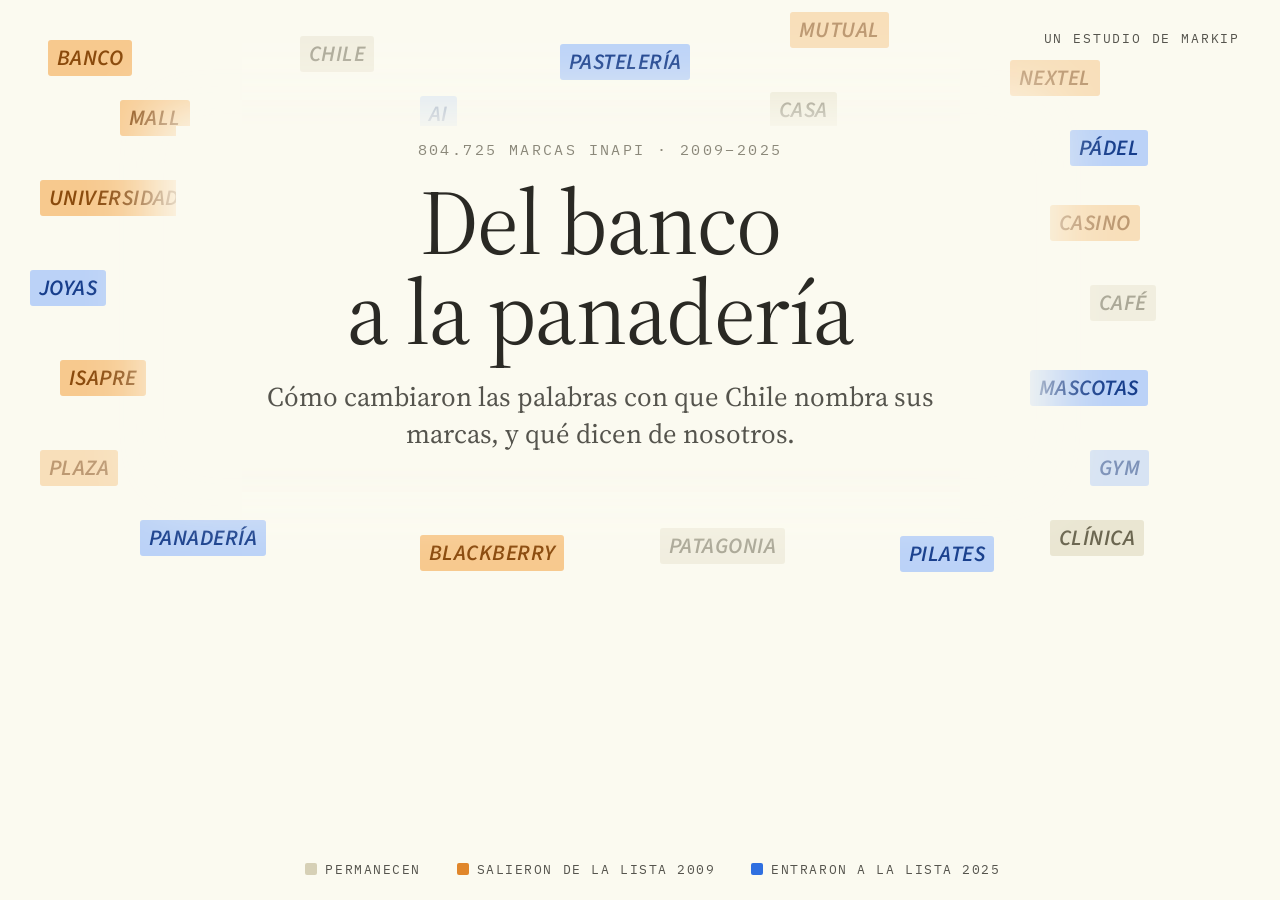
<file: scripts/og_template.html>
<!DOCTYPE html>
<!-- Plantilla de la imagen OG (1200×630). Render: Chrome headless --screenshot --window-size=1200,630 sobre este archivo; luego Pillow → web/og.png y web/og.jpg -->
<html lang="es"><head><meta charset="UTF-8">
<link href="https://fonts.googleapis.com/css2?family=Source+Serif+4:ital,opsz,wght@0,8..60,400;0,8..60,600&family=Source+Sans+3:ital,wght@1,600&family=IBM+Plex+Mono:wght@500&display=block" rel="stylesheet">
<style>
:root{--bg:#FBFAF0;--ink:#2A2924;--ink-2:#55544D;--muted:#8B887A;
  --old:#E0862B;--old-hl:#F7C98E;--old-ink:#8A4A0C;--new:#2F6FE0;--new-hl:#BBD2F7;--new-ink:#173E8C;--both:#D6D0B6;--both-hl:#EAE6D2;--both-ink:#6B6650}
html,body{margin:0;width:1200px;height:630px;overflow:hidden;background:var(--bg);font-family:"Source Serif 4",Georgia,serif;color:var(--ink)}
.field{position:absolute;inset:0}
.field span{position:absolute;font-family:"Source Sans 3",system-ui,sans-serif;font-style:italic;font-weight:600;text-transform:uppercase;font-size:22px;letter-spacing:.02em;padding:2px 9px;border-radius:3px;white-space:nowrap}
.old{background:var(--old-hl);color:var(--old-ink)} .new{background:var(--new-hl);color:var(--new-ink)} .both{background:var(--both-hl);color:var(--both-ink)}
.dim{opacity:.55}
.card{position:absolute;left:190px;top:140px;width:820px;background:var(--bg);box-shadow:0 0 0 14px var(--bg),0 0 60px 40px var(--bg);text-align:center}
.kicker{font-family:"IBM Plex Mono",Menlo,monospace;font-size:15px;letter-spacing:.16em;text-transform:uppercase;color:var(--muted);margin:0 0 18px}
h1{font-weight:400;font-size:92px;line-height:.98;letter-spacing:-.015em;margin:0 0 22px}
.dek{font-size:27px;line-height:1.35;color:var(--ink-2);margin:0 auto;max-width:760px}
.legend{position:absolute;left:0;right:0;bottom:22px;text-align:center;font-family:"IBM Plex Mono",Menlo,monospace;font-size:13px;letter-spacing:.12em;text-transform:uppercase;color:var(--ink-2)}
.legend i{display:inline-block;width:12px;height:12px;border-radius:2px;margin:0 8px 0 26px;vertical-align:-1px}
.markip{position:absolute;right:40px;top:30px;font-family:"IBM Plex Mono",Menlo,monospace;font-size:13px;letter-spacing:.14em;text-transform:uppercase;color:var(--ink-2)}
</style></head><body>
<div class="field">
  <span class="old" style="left:48px;top:40px">Banco</span>
  <span class="both dim" style="left:300px;top:36px">Chile</span>
  <span class="new" style="left:560px;top:44px">Pastelería</span>
  <span class="old dim" style="left:790px;top:12px">Mutual</span>
  <span class="old dim" style="left:1010px;top:60px">Nextel</span>
  <span class="old" style="left:120px;top:100px">Mall</span>
  <span class="new dim" style="left:420px;top:96px">AI</span>
  <span class="both" style="left:770px;top:92px">Casa</span>
  <span class="new" style="left:1070px;top:130px">Pádel</span>
  <span class="old" style="left:40px;top:180px">Universidad</span>
  <span class="old dim" style="left:1050px;top:205px">Casino</span>
  <span class="new" style="left:30px;top:270px">Joyas</span>
  <span class="both dim" style="left:1090px;top:285px">Café</span>
  <span class="old" style="left:60px;top:360px">Isapre</span>
  <span class="new" style="left:1030px;top:370px">Mascotas</span>
  <span class="old dim" style="left:40px;top:450px">Plaza</span>
  <span class="new dim" style="left:1090px;top:450px">Gym</span>
  <span class="new" style="left:140px;top:520px">Panadería</span>
  <span class="old" style="left:420px;top:535px">BlackBerry</span>
  <span class="both dim" style="left:660px;top:528px">Patagonia</span>
  <span class="new" style="left:900px;top:536px">Pilates</span>
  <span class="both" style="left:1050px;top:520px">Clínica</span>
</div>
<div class="card">
  <p class="kicker">804.725 marcas INAPI · 2009–2025</p>
  <h1>Del banco<br>a la panadería</h1>
  <p class="dek">Cómo cambiaron las palabras con que Chile nombra sus marcas, y qué dicen de nosotros.</p>
</div>
<div class="markip">Un estudio de Markip</div>
<div class="legend"><i style="background:#D6D0B6"></i>Permanecen <i style="background:#E0862B"></i>Salieron de la lista 2009 <i style="background:#2F6FE0"></i>Entraron a la lista 2025</div>
</body></html>
</file>
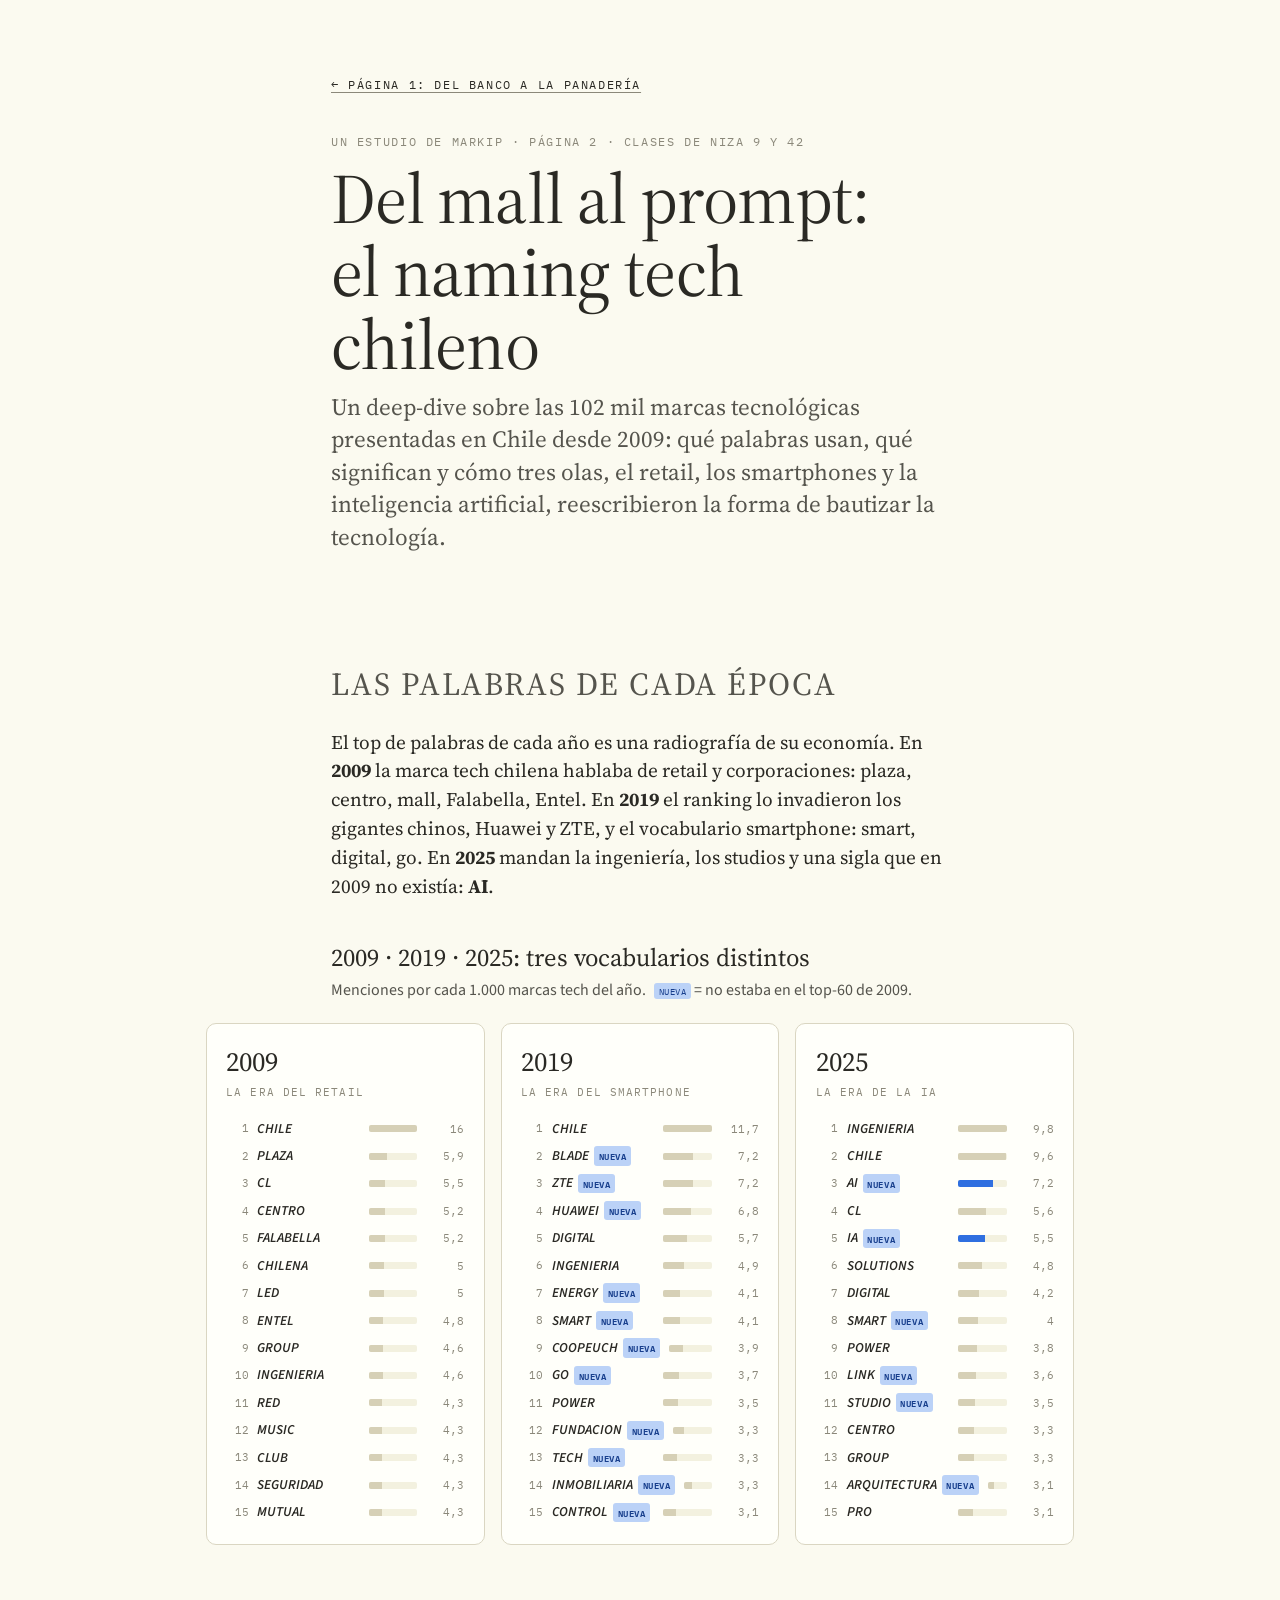
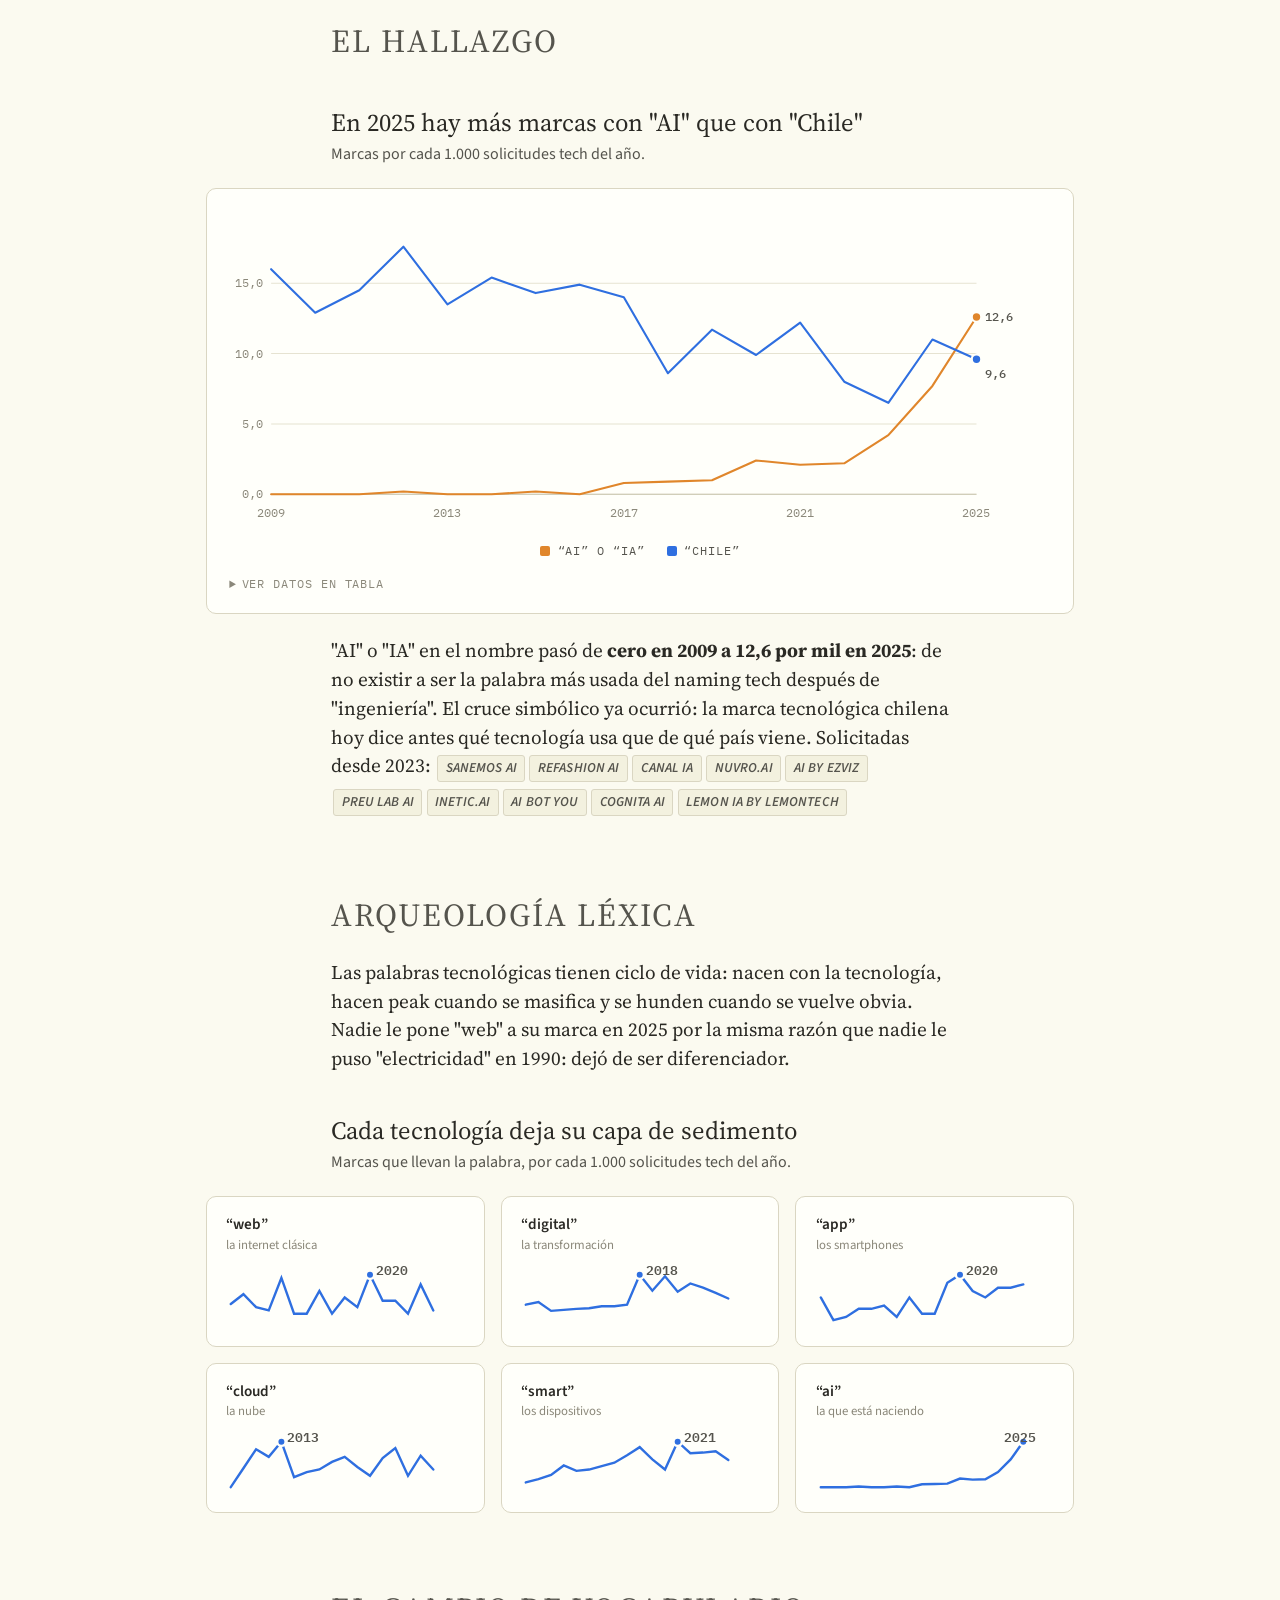
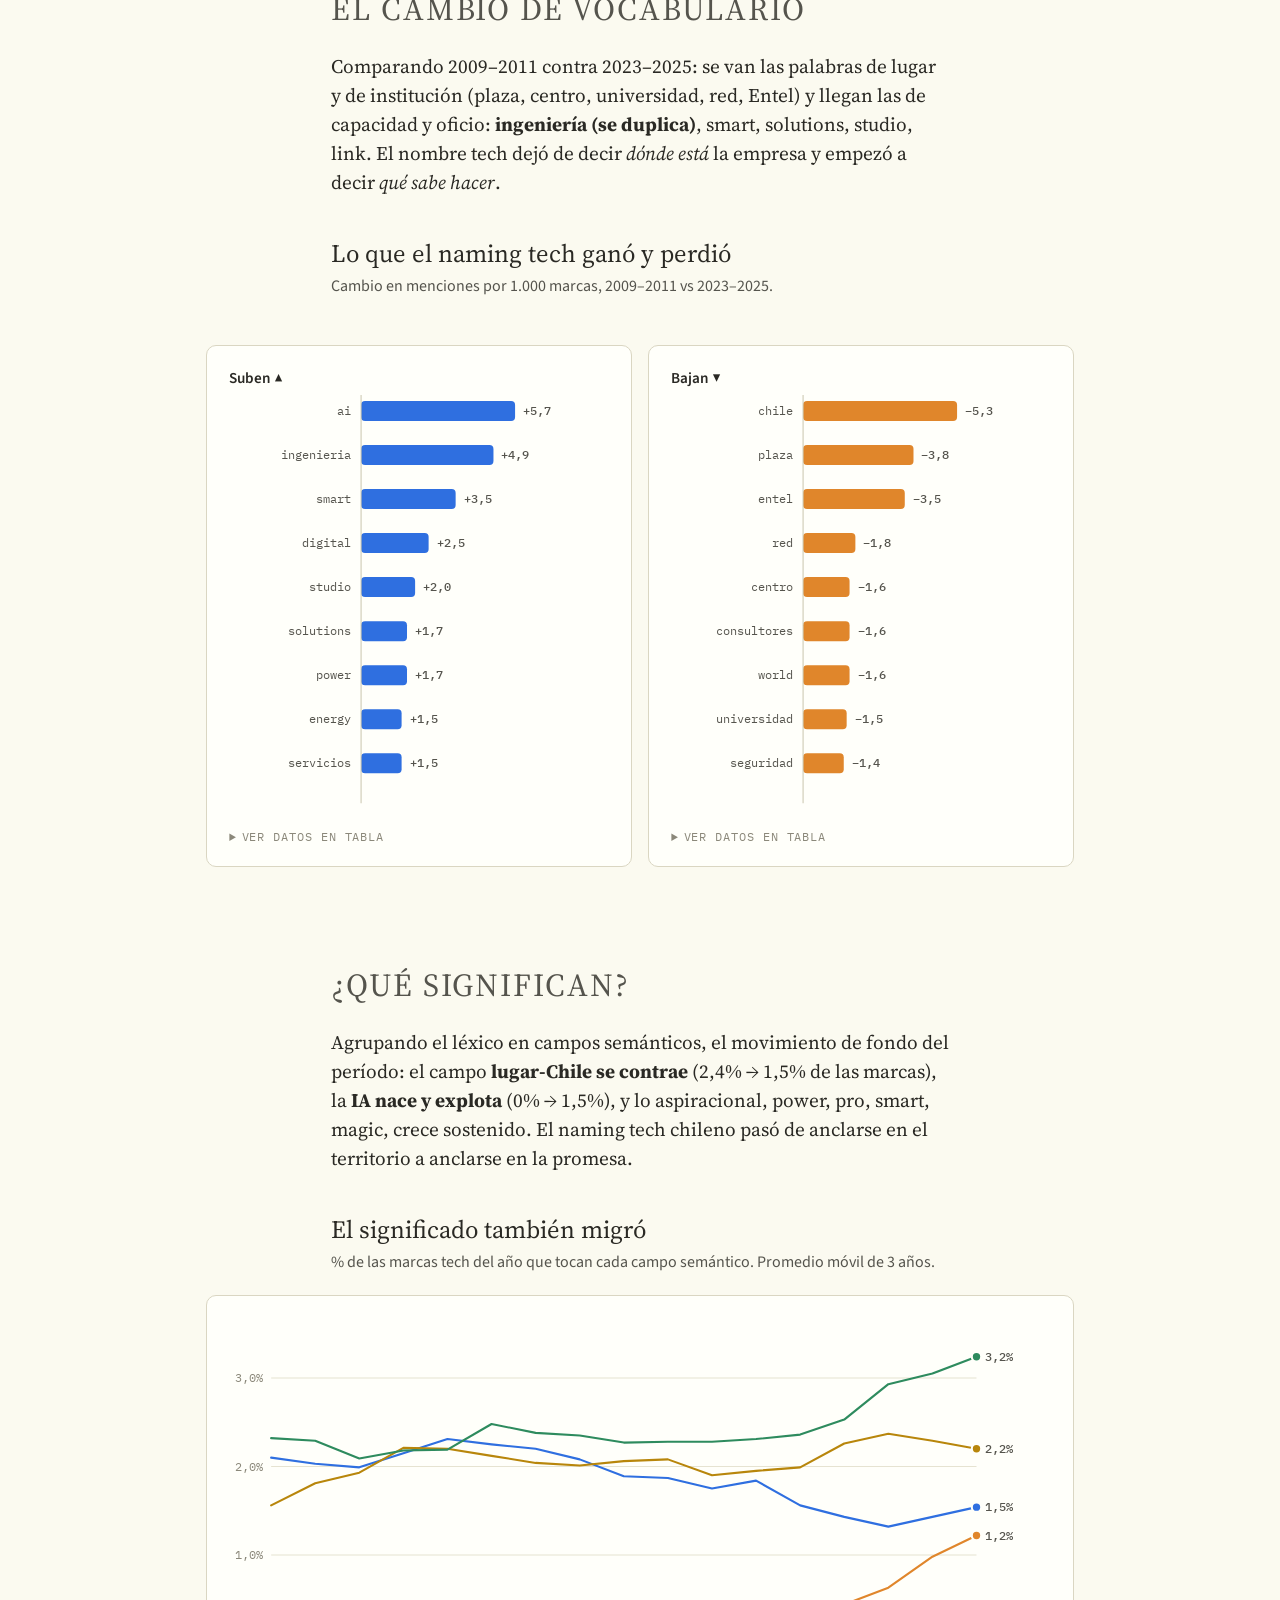
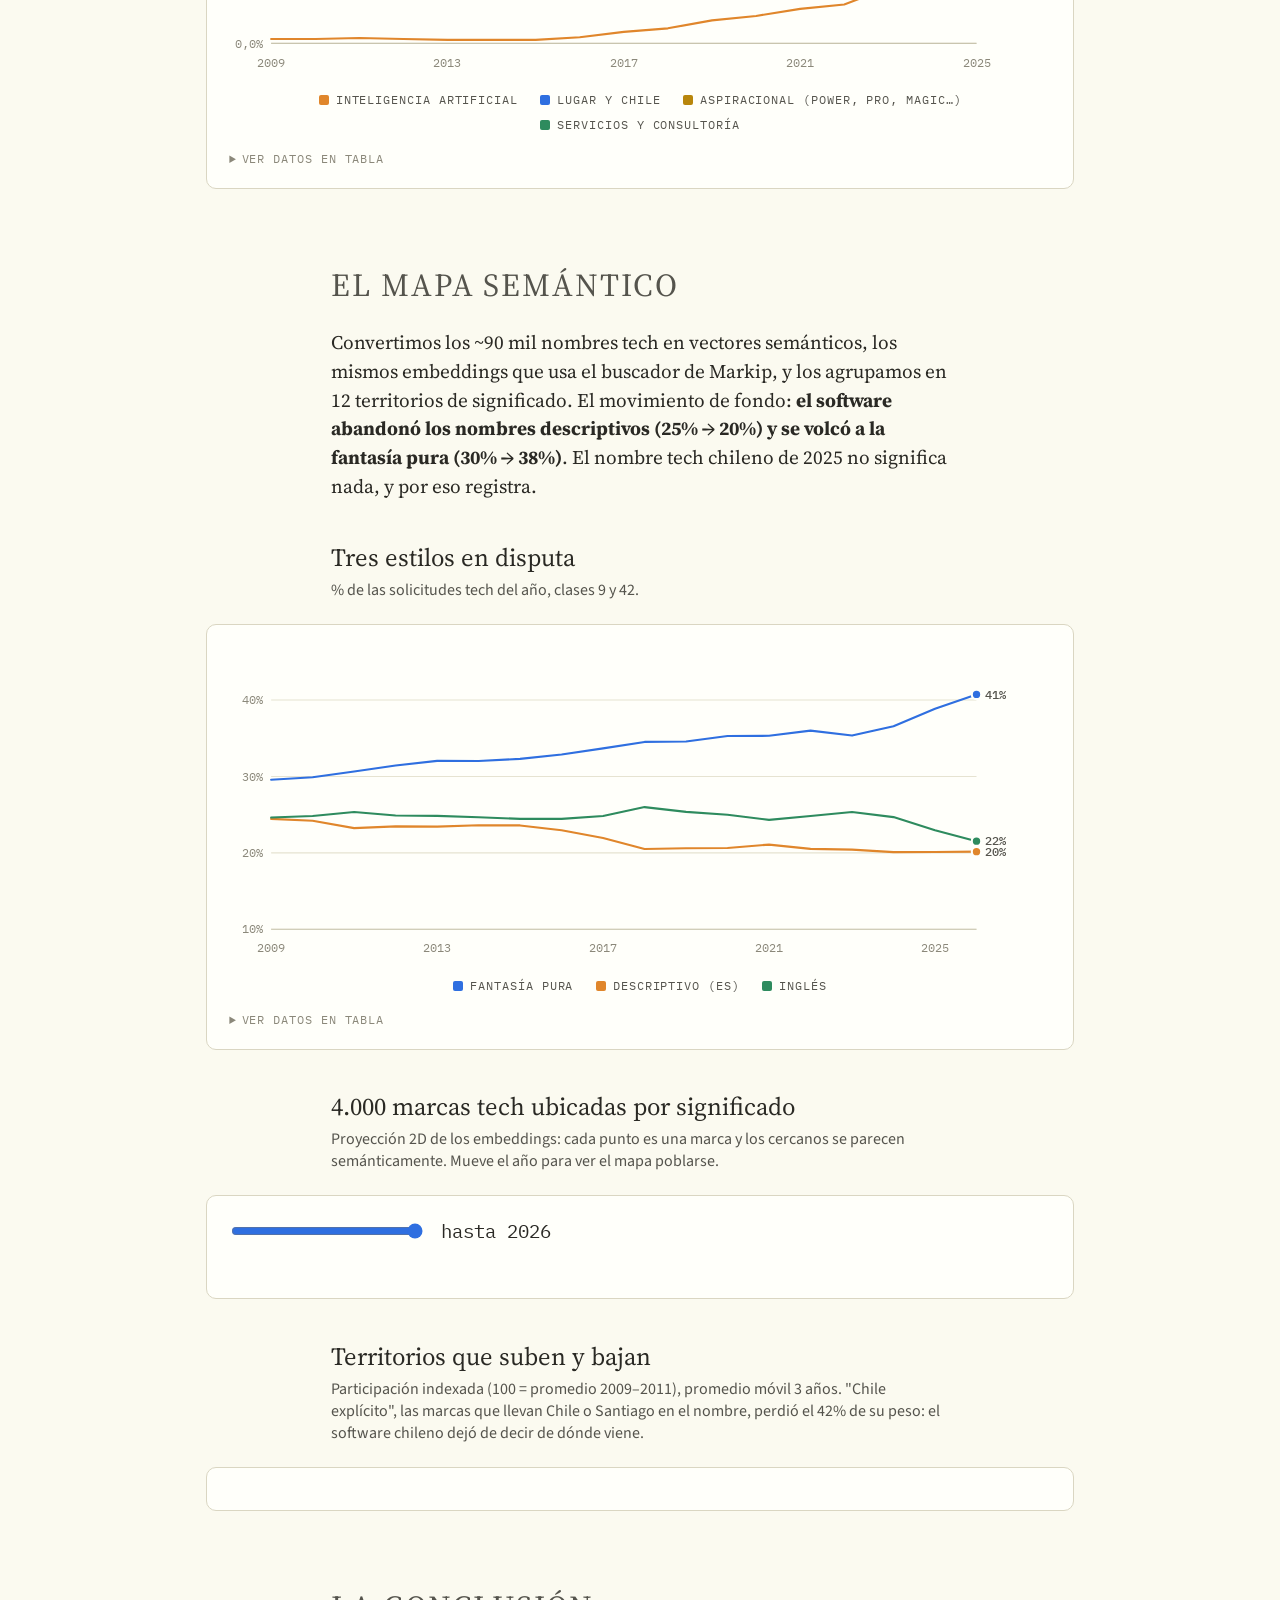
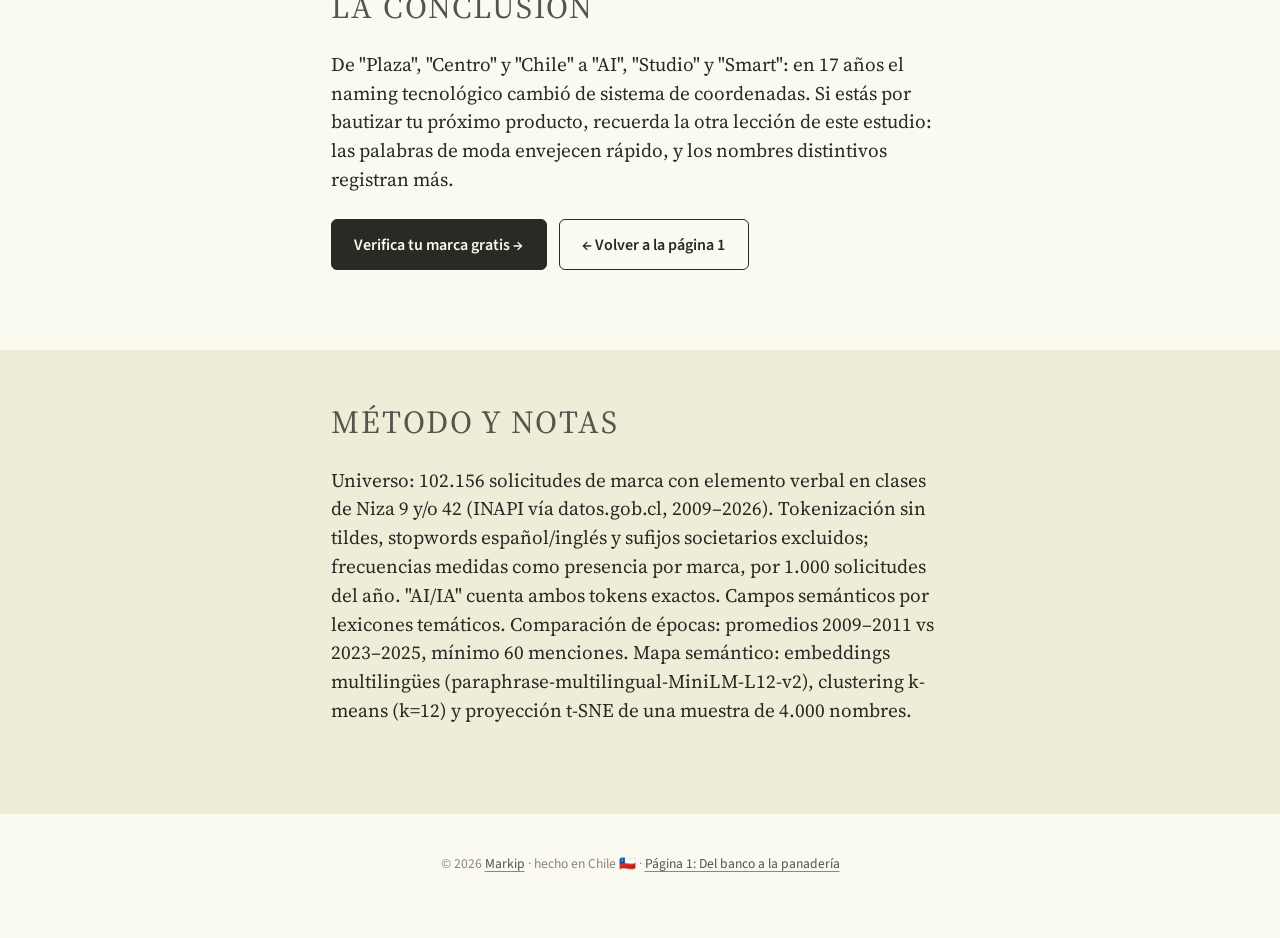
<file: web/tech.html>
<!DOCTYPE html>
<html lang="es">
<head>
<meta charset="UTF-8">
<meta name="viewport" content="width=device-width, initial-scale=1.0">
<title>Del mall al prompt — el naming tech chileno</title>
<meta name="description" content="Análisis lingüístico de las marcas tecnológicas chilenas (clases 9 y 42): las palabras más usadas en 2009, 2019 y 2025, la ola de la IA, el mapa semántico y cómo cambió el significado de los nombres.">
<meta property="og:title" content="Del mall al prompt: cómo cambió el naming tech chileno">
<meta property="og:description" content="En 2025 hay más marcas tech con 'AI' en el nombre que con 'Chile'. El deep-dive lingüístico de 102 mil marcas tecnológicas, por Markip.">
<meta property="og:type" content="article">
<meta property="og:image" content="https://naming-chile.vercel.app/og.jpg">
<meta property="og:locale" content="es_CL">
<meta name="twitter:card" content="summary_large_image">
<link rel="preconnect" href="https://fonts.googleapis.com">
<link rel="preconnect" href="https://fonts.gstatic.com" crossorigin>
<link href="https://fonts.googleapis.com/css2?family=Source+Serif+4:ital,opsz,wght@0,8..60,400;0,8..60,600;1,8..60,400&family=Source+Sans+3:ital,wght@0,400;0,600;1,600&family=IBM+Plex+Mono:wght@400;500&display=swap" rel="stylesheet">
<link rel="stylesheet" href="story.css">
<script src="data.js"></script>
<script src="data_tech.js"></script>
<style>
.rankgrid{display:grid;grid-template-columns:repeat(3,1fr);gap:1rem;margin:1.4rem 0}
@media(max-width:760px){.rankgrid{grid-template-columns:1fr}}
.rank{background:var(--card);border:1px solid var(--border);border-radius:10px;padding:1.1rem 1.2rem}
.rank h3{font-family:var(--font-serif);font-size:1.7rem;font-weight:400;margin:0 0 .1rem}
.rank p.sub{font-family:var(--font-mono);font-size:.68rem;letter-spacing:.1em;text-transform:uppercase;color:var(--muted);margin:0 0 .9rem}
.rank ol{list-style:none;margin:0;padding:0}
.rank li{display:flex;align-items:center;gap:.55rem;padding:.22rem 0;font-family:var(--font-sans);font-size:.9rem}
.rank .pos{color:var(--muted);width:1.4rem;text-align:right;font-family:var(--font-mono);font-size:.7rem}
.rank .w{font-style:italic;font-weight:600;text-transform:uppercase;min-width:6.4rem;font-size:.85rem}
.rank .bar{height:7px;border-radius:2px;background:var(--bg-2);flex:1;overflow:hidden}
.rank .bar>span{display:block;height:100%;background:var(--both)}
.rank .bar>span.hot{background:var(--new)}
.rank .r{color:var(--muted);font-family:var(--font-mono);font-size:.68rem;width:2.4rem;text-align:right}
.badge{background:var(--new-hl);color:var(--new-ink);border-radius:3px;font-family:var(--font-mono);font-size:.58rem;padding:.1rem .3rem;letter-spacing:.06em;margin-left:.3rem;font-style:normal}
</style>
</head>
<body>

<header class="title-block" style="padding-top:4rem">
  <p class="kicker"><a href="/">← Página 1: Del banco a la panadería</a></p>
  <p class="kicker" style="margin-top:2.5rem">Un estudio de Markip · Página 2 · Clases de Niza 9 y 42</p>
  <h1 class="title">Del mall al prompt:<br>el naming tech chileno</h1>
  <p class="dek">Un deep-dive sobre las 102 mil marcas tecnológicas presentadas en Chile desde 2009: qué palabras usan, qué significan y cómo tres olas, el retail, los smartphones y la inteligencia artificial, reescribieron la forma de bautizar la tecnología.</p>
</header>

<article>
<div class="prose">
  <h2 class="section-head">Las palabras de cada época</h2>
  <p>El top de palabras de cada año es una radiografía de su economía. En <strong>2009</strong> la marca tech chilena hablaba de retail y corporaciones: plaza, centro, mall, Falabella, Entel. En <strong>2019</strong> el ranking lo invadieron los gigantes chinos, Huawei y ZTE, y el vocabulario smartphone: smart, digital, go. En <strong>2025</strong> mandan la ingeniería, los studios y una sigla que en 2009 no existía: <strong>AI</strong>.</p>
  <h3 class="chart-head">2009 · 2019 · 2025: tres vocabularios distintos</h3>
  <p class="chart-sub">Menciones por cada 1.000 marcas tech del año. <span class="badge">NUEVA</span> = no estaba en el top-60 de 2009.</p>
</div>
<div class="wrap-med"><div class="rankgrid" id="rankings"></div></div>

<div class="prose">
  <h2 class="section-head">El hallazgo</h2>
  <h3 class="chart-head">En 2025 hay más marcas con "AI" que con "Chile"</h3>
  <p class="chart-sub">Marcas por cada 1.000 solicitudes tech del año.</p>
</div>
<div class="wrap-med"><div class="card"><div id="ch-ia"></div></div>
<div class="prose"><p>"AI" o "IA" en el nombre pasó de <strong>cero en 2009 a 12,6 por mil en 2025</strong>: de no existir a ser la palabra más usada del naming tech después de "ingeniería". El cruce simbólico ya ocurrió: la marca tecnológica chilena hoy dice antes qué tecnología usa que de qué país viene. Solicitadas desde 2023: <span id="chips-ia"></span></p></div></div>

<div class="prose">
  <h2 class="section-head">Arqueología léxica</h2>
  <p>Las palabras tecnológicas tienen ciclo de vida: nacen con la tecnología, hacen peak cuando se masifica y se hunden cuando se vuelve obvia. Nadie le pone "web" a su marca en 2025 por la misma razón que nadie le puso "electricidad" en 1990: dejó de ser diferenciador.</p>
  <h3 class="chart-head">Cada tecnología deja su capa de sedimento</h3>
  <p class="chart-sub">Marcas que llevan la palabra, por cada 1.000 solicitudes tech del año.</p>
</div>
<div class="wrap-med"><div class="sparkgrid" id="olas"></div></div>

<div class="prose">
  <h2 class="section-head">El cambio de vocabulario</h2>
  <p>Comparando 2009–2011 contra 2023–2025: se van las palabras de lugar y de institución (plaza, centro, universidad, red, Entel) y llegan las de capacidad y oficio: <strong>ingeniería (se duplica)</strong>, smart, solutions, studio, link. El nombre tech dejó de decir <em>dónde está</em> la empresa y empezó a decir <em>qué sabe hacer</em>.</p>
  <h3 class="chart-head">Lo que el naming tech ganó y perdió</h3>
  <p class="chart-sub">Cambio en menciones por 1.000 marcas, 2009–2011 vs 2023–2025.</p>
</div>
<div class="wrap-med"><div class="statgrid">
  <div class="card"><p class="chart-title">Suben ▲</p><div id="ch-suben"></div></div>
  <div class="card"><p class="chart-title">Bajan ▼</p><div id="ch-bajan"></div></div>
</div></div>

<div class="prose">
  <h2 class="section-head">¿Qué significan?</h2>
  <p>Agrupando el léxico en campos semánticos, el movimiento de fondo del período: el campo <strong>lugar-Chile se contrae</strong> (2,4% → 1,5% de las marcas), la <strong>IA nace y explota</strong> (0% → 1,5%), y lo aspiracional, power, pro, smart, magic, crece sostenido. El naming tech chileno pasó de anclarse en el territorio a anclarse en la promesa.</p>
  <h3 class="chart-head">El significado también migró</h3>
  <p class="chart-sub">% de las marcas tech del año que tocan cada campo semántico. Promedio móvil de 3 años.</p>
</div>
<div class="wrap-med"><div class="card"><div id="ch-campos"></div></div></div>

<div class="prose">
  <h2 class="section-head">El mapa semántico</h2>
  <p>Convertimos los ~90 mil nombres tech en vectores semánticos, los mismos embeddings que usa el buscador de Markip, y los agrupamos en 12 territorios de significado. El movimiento de fondo: <strong>el software abandonó los nombres descriptivos (25% → 20%) y se volcó a la fantasía pura (30% → 38%)</strong>. El nombre tech chileno de 2025 no significa nada, y por eso registra.</p>
  <h3 class="chart-head">Tres estilos en disputa</h3>
  <p class="chart-sub">% de las solicitudes tech del año, clases 9 y 42.</p>
</div>
<div class="wrap-med"><div class="card"><div id="ch-tech-estilos"></div></div></div>
<div class="prose">
  <h3 class="chart-head">4.000 marcas tech ubicadas por significado</h3>
  <p class="chart-sub">Proyección 2D de los embeddings: cada punto es una marca y los cercanos se parecen semánticamente. Mueve el año para ver el mapa poblarse.</p>
</div>
<div class="wrap-med"><div class="card">
  <div style="display:flex;gap:1rem;align-items:center;margin-bottom:.8rem"><input id="sl-scatter" type="range" min="2009" max="2026" value="2026" style="width:12rem" aria-label="Año"><span id="lbl-scatter" class="mono">hasta 2026</span></div>
  <div id="ch-scatter"></div><div class="legend" id="lg-scatter" style="justify-content:flex-start"></div>
</div></div>
<div class="prose">
  <h3 class="chart-head">Territorios que suben y bajan</h3>
  <p class="chart-sub">Participación indexada (100 = promedio 2009–2011), promedio móvil 3 años. "Chile explícito", las marcas que llevan Chile o Santiago en el nombre, perdió el 42% de su peso: el software chileno dejó de decir de dónde viene.</p>
</div>
<div class="wrap-med"><div class="card"><div id="ch-clusters-evo"></div></div></div>

<div class="prose">
  <h2 class="section-head">La conclusión</h2>
  <p>De "Plaza", "Centro" y "Chile" a "AI", "Studio" y "Smart": en 17 años el naming tecnológico cambió de sistema de coordenadas. Si estás por bautizar tu próximo producto, recuerda la otra lección de este estudio: las palabras de moda envejecen rápido, y los nombres distintivos registran más.</p>
  <p><a href="https://markip.cl" class="btn primary">Verifica tu marca gratis →</a> <a href="/" class="btn" style="margin-left:.5rem">← Volver a la página 1</a></p>
</div>
</article>

<section class="methods">
  <div class="prose">
    <h2 class="section-head" style="margin-top:0">Método y notas</h2>
    <p>Universo: 102.156 solicitudes de marca con elemento verbal en clases de Niza 9 y/o 42 (INAPI vía datos.gob.cl, 2009–2026). Tokenización sin tildes, stopwords español/inglés y sufijos societarios excluidos; frecuencias medidas como presencia por marca, por 1.000 solicitudes del año. "AI/IA" cuenta ambos tokens exactos. Campos semánticos por lexicones temáticos. Comparación de épocas: promedios 2009–2011 vs 2023–2025, mínimo 60 menciones. Mapa semántico: embeddings multilingües (paraphrase-multilingual-MiniLM-L12-v2), clustering k-means (k=12) y proyección t-SNE de una muestra de 4.000 nombres.</p>
  </div>
</section>
<footer class="site">© 2026 <a href="https://markip.cl">Markip</a> · hecho en Chile 🇨🇱 · <a href="/">Página 1: Del banco a la panadería</a></footer>

<div class="tooltip" id="tooltip"></div>
<script src="charts.js"></script>
<script src="tech.js"></script>
</body>
</html>
</file>
<file: web/story.css>
/* ===========================================================
   Sistema de diseño editorial — "Del banco a la panadería"
   Papel crema, tinta gris, serif para leer, mono para datos,
   sans itálica mayúscula para las palabras dentro de los charts.
   Tres estados: permanecen (beige) · salieron (cobre) · entraron (azul).
   =========================================================== */
:root{
  --bg:#FBFAF0; --bg-2:#F3F1DF; --bg-notes:#EFEDD8; --card:#FFFFFA;
  --ink:#2A2924; --ink-2:#55544D; --muted:#8B887A; --border:#DAD6C2; --grid:#E6E3D1; --axis:#C9C5AE;
  --old:#E0862B; --old-hl:#F7C98E; --old-ink:#8A4A0C;
  --new:#2F6FE0; --new-hl:#BBD2F7; --new-ink:#173E8C;
  --both:#D6D0B6; --both-hl:#EAE6D2; --both-ink:#6B6650;
  --accent:#2F6FE0;
  --s1:#2F6FE0; --s2:#E0862B; --s3:#2E8B5E; --s4:#B8860B; --s5:#B5467A;
  --surface:var(--card);
  --font-serif:"Source Serif 4",Georgia,"Times New Roman",serif;
  --font-sans:"Source Sans 3",system-ui,-apple-system,sans-serif;
  --font-mono:"IBM Plex Mono",ui-monospace,Menlo,monospace;
  --prose:650px; --med:900px; --chart:1100px;
}
*{box-sizing:border-box}
html{scroll-behavior:smooth;-webkit-text-size-adjust:100%}
body{margin:0;background:var(--bg);color:var(--ink);font-family:var(--font-serif);font-size:1.2rem;line-height:1.5;font-optical-sizing:auto}
a{color:var(--ink);text-decoration-color:var(--muted);text-underline-offset:3px}
a:hover{color:var(--new)}
::selection{background:var(--new-hl)}

/* ---------- tipografía ---------- */
.prose{max-width:var(--prose);margin:0 auto;padding:0 1rem}
.prose p{margin:0 0 1.3em}
.prose p.small, .small{font-size:.95rem;color:var(--ink-2)}
h1.title{font-family:var(--font-serif);font-weight:400;font-size:clamp(2.4rem,6.4vw,4.4rem);line-height:1.04;letter-spacing:-.01em;margin:0 0 .6rem}
h2.section-head{font-family:var(--font-serif);font-weight:400;font-size:clamp(1.5rem,3.6vw,2rem);letter-spacing:.06em;text-transform:uppercase;margin:4.5rem 0 1.2rem;color:var(--ink-2)}
h3.chart-head{font-family:var(--font-serif);font-weight:400;font-size:clamp(1.25rem,2.6vw,1.55rem);line-height:1.25;margin:2.6rem 0 .35rem;color:var(--ink)}
p.chart-sub{font-family:var(--font-sans);font-size:1rem;color:var(--ink-2);margin:0 0 1.2rem;line-height:1.4}
.note{font-family:var(--font-sans);font-size:.82rem;color:var(--muted);line-height:1.4;margin:.8rem 0 0}
.kicker{font-family:var(--font-mono);font-size:.72rem;letter-spacing:.14em;text-transform:uppercase;color:var(--muted)}
.byline{font-family:var(--font-mono);font-size:.8rem;letter-spacing:.06em;text-transform:uppercase;color:var(--ink-2)}
.mono{font-family:var(--font-mono)}
.dek{font-family:var(--font-serif);font-size:clamp(1.15rem,2.3vw,1.45rem);line-height:1.4;color:var(--ink-2);font-weight:400;margin:.2rem 0 1.2rem}

/* resaltes inline con el color del estado (como en The Pudding) */
mark{font-style:italic;font-family:var(--font-serif);padding:.04em .32em;border-radius:2px;color:var(--ink);background:var(--both-hl)}
mark.old{background:var(--old-hl)}
mark.new{background:var(--new-hl)}
mark.both{background:var(--both-hl)}
mark.w{font-family:var(--font-sans);font-style:italic;font-weight:600;text-transform:uppercase;font-size:.9em;letter-spacing:.01em}

/* ---------- layout ---------- */
.wrap-med{max-width:var(--med);margin:0 auto;padding:0 1rem}
.wrap-chart{max-width:var(--chart);margin:0 auto;padding:0 1rem}
.section{padding:2rem 0}
hr.rule{border:0;border-top:1px solid var(--border);margin:4rem auto;max-width:var(--prose)}

/* ---------- leyenda de estados ---------- */
.legend{display:flex;flex-wrap:wrap;gap:.5rem 1.4rem;font-family:var(--font-mono);font-size:.72rem;letter-spacing:.08em;text-transform:uppercase;color:var(--ink-2);justify-content:center;margin:1rem 0}
.legend .sw{display:inline-block;width:10px;height:10px;border-radius:2px;margin-right:.45rem;vertical-align:-1px}
.legend .sw.both{background:var(--both)} .legend .sw.old{background:var(--old)} .legend .sw.new{background:var(--new)}

/* ---------- scrollytelling ---------- */
.scrolly{position:relative;max-width:var(--chart);margin:0 auto;padding:0 1rem}
.scrolly .stage{position:sticky;top:0;height:100vh;height:100svh;display:flex;align-items:center;justify-content:center;z-index:1;pointer-events:none}
.scrolly .stage > *{pointer-events:auto}
.scrolly .steps{position:relative;z-index:2;margin-top:-100vh;margin-top:-100svh;pointer-events:none}
.scrolly .step{min-height:95vh;display:flex;align-items:flex-end;justify-content:center;padding-bottom:12vh}
.scrolly .step:first-child{min-height:60vh}
.scrolly .step:last-child{min-height:110vh}
.step-card{pointer-events:auto;max-width:430px;background:var(--card);border:1px solid var(--ink);border-radius:6px;padding:1rem 1.15rem;font-size:1.02rem;line-height:1.45;box-shadow:0 10px 30px rgba(40,38,20,.08);opacity:.25;transform:translateY(8px);transition:opacity .35s,transform .35s}
.step.is-active .step-card{opacity:1;transform:none}
.step-card p{margin:0}
.step-card p+p{margin-top:.6em}
.stage-legend{position:absolute;left:0;right:0;bottom:1.2rem;pointer-events:none}
@media(max-width:700px){
  .scrolly .stage{height:54vh;height:54svh;align-items:flex-start;padding-top:.5rem}
  .scrolly .steps{margin-top:-54vh;margin-top:-54svh}
  .scrolly .step,.scrolly .step:first-child,.scrolly .step:last-child{min-height:100vh;min-height:100svh;padding-bottom:2vh}
  .step-card{font-size:.9rem;padding:.7rem .85rem;max-width:calc(100vw - 2rem);line-height:1.4}
  .explorer-rail{writing-mode:horizontal-tb;top:auto;bottom:1rem;right:1rem;transform:none;border-radius:999px;padding:.55rem .9rem;font-size:.6rem}
  .stage-legend{bottom:.2rem;font-size:.6rem}
}

/* ---------- charts ---------- */
svg{display:block;max-width:100%;height:auto}
svg text{font-family:var(--font-sans)}
.tick{fill:var(--muted);font-family:var(--font-mono);font-size:11px;font-variant-numeric:tabular-nums}
.gridline{stroke:var(--grid);stroke-width:1}
.axisline{stroke:var(--axis);stroke-width:1}
.dlabel{fill:var(--ink-2);font-family:var(--font-mono);font-size:11.5px;font-weight:500}
.hito{fill:var(--muted);font-family:var(--font-mono);font-size:10.5px}
.lbl-mono{fill:var(--ink-2);font-family:var(--font-mono);font-size:11px;letter-spacing:.06em;text-transform:uppercase}
.lbl-mono.dim{fill:var(--muted)}
.words{font-family:var(--font-sans);font-style:italic;font-weight:600;text-transform:uppercase;letter-spacing:.02em;fill:var(--ink)}
.words.old{fill:var(--old-ink)} .words.new{fill:var(--new-ink)} .words.both{fill:var(--both-ink)}
.ribbon{transition:opacity .45s}
.ribbon.dim{opacity:.13}
.ring{transition:opacity .5s}
.ring.dim{opacity:.22}
.ring.hidden{opacity:0}
.card{background:var(--card);border:1px solid var(--border);border-radius:10px;padding:1.3rem 1.4rem;margin:1.4rem 0}
.card .chart-head{margin-top:0}
.tooltip{position:fixed;pointer-events:none;background:var(--ink);color:var(--bg);border-radius:6px;padding:.45rem .65rem;font-family:var(--font-sans);font-size:.82rem;line-height:1.35;opacity:0;transition:opacity .12s;z-index:60;max-width:260px;box-shadow:0 8px 24px rgba(0,0,0,.18)}
.tooltip b{font-variant-numeric:tabular-nums}
details.tabla{margin-top:.9rem;font-family:var(--font-sans);font-size:.82rem;color:var(--ink-2)}
details.tabla summary{cursor:pointer;color:var(--muted);font-family:var(--font-mono);font-size:.72rem;letter-spacing:.08em;text-transform:uppercase}
details.tabla table{margin-top:.6rem;border-collapse:collapse;width:100%}
details.tabla th,details.tabla td{border-bottom:1px solid var(--grid);padding:.3rem .5rem;text-align:right;font-variant-numeric:tabular-nums}
details.tabla th:first-child,details.tabla td:first-child{text-align:left}
.chip{display:inline-block;background:var(--bg-2);border:1px solid var(--border);border-radius:3px;padding:.18em .55em;font-family:var(--font-sans);font-size:.85rem;color:var(--ink-2);margin:.2em .15em;font-style:italic;font-weight:600;text-transform:uppercase;letter-spacing:.01em}
.chip.old{background:var(--old-hl);color:var(--old-ink);border-color:transparent}
.chip.new{background:var(--new-hl);color:var(--new-ink);border-color:transparent}
.chip.both{background:var(--both-hl);color:var(--both-ink);border-color:transparent}

/* muro de palabras (como el de adverbios) */
.wall{display:grid;grid-template-columns:repeat(auto-fill,minmax(150px,1fr));gap:.55rem .9rem;margin:1.2rem 0;font-family:var(--font-sans);font-style:italic;font-weight:600;text-transform:uppercase;font-size:.95rem}
.wall span{padding:.1em .4em;border-radius:2px;width:max-content;max-width:100%;overflow:hidden;text-overflow:ellipsis}
.wall span.new{background:var(--new-hl);color:var(--new-ink)}
.wall span.old{background:var(--old-hl);color:var(--old-ink)}

/* stats */
.statgrid{display:grid;grid-template-columns:1fr 1fr;gap:1rem;margin:1.6rem 0}
@media(max-width:640px){.statgrid{grid-template-columns:1fr}}
.stat .label{font-family:var(--font-mono);font-size:.72rem;letter-spacing:.1em;text-transform:uppercase;color:var(--muted)}
.stat .value{font-family:var(--font-serif);font-size:3rem;line-height:1.1;margin:.2rem 0}
.sparkgrid{display:grid;grid-template-columns:repeat(3,1fr);gap:1rem;margin:1.4rem 0}
@media(max-width:640px){.sparkgrid{grid-template-columns:repeat(2,1fr)}}
.chart-title{font-family:var(--font-sans);font-size:.95rem;font-weight:600;margin:0 0 .1rem}
.chart-sub-sm{font-family:var(--font-sans);font-size:.8rem;color:var(--muted);margin:0 0 .8rem}
select,input[type=search],input[type=text]{font-family:var(--font-sans);font-size:.95rem;background:var(--card);color:var(--ink);border:1px solid var(--axis);border-radius:6px;padding:.5rem .7rem}
input[type=range]{accent-color:var(--new)}
.btn{display:inline-block;font-family:var(--font-sans);font-weight:600;font-size:1rem;padding:.8rem 1.4rem;border-radius:6px;text-decoration:none;border:1px solid var(--ink);color:var(--ink);background:transparent}
.btn.primary{background:var(--ink);color:var(--bg)}
.btn:hover{color:var(--ink);border-color:var(--new)}
.btn.primary:hover{background:var(--new);border-color:var(--new);color:#fff}

/* ---------- intro con campo de palabras ---------- */
.intro{position:relative}
.intro .intro-stage{position:sticky;top:0;height:100vh;height:100svh;overflow:hidden;z-index:0}
.intro .field{position:absolute;inset:0}
.intro .field span{position:absolute;font-family:var(--font-sans);font-style:italic;font-weight:600;text-transform:uppercase;font-size:clamp(.8rem,1.4vw,1.1rem);color:var(--ink-2);opacity:0;transition:opacity 1.6s ease,color .8s,background .8s;white-space:nowrap;padding:.05em .3em;border-radius:2px}
.intro .field span.on{opacity:.55}
.intro.colored .field span.old{background:var(--old-hl);color:var(--old-ink)}
.intro.colored .field span.new{background:var(--new-hl);color:var(--new-ink)}
.intro.colored .field span.both{background:var(--both-hl);color:var(--both-ink)}
.intro.colored .field span.on{opacity:.9}
.intro .intro-steps{position:relative;z-index:2;margin-top:-100vh;margin-top:-100svh}
.intro .intro-step{min-height:100vh;min-height:100svh;display:flex;align-items:center;justify-content:center;padding:0 1rem}
.intro .intro-step .copy{position:relative;max-width:560px;text-align:center;font-size:clamp(1.15rem,2.2vw,1.45rem);line-height:1.45;background:var(--bg);padding:.5rem .9rem;border-radius:6px;box-shadow:0 0 0 10px var(--bg),0 0 70px 50px var(--bg);opacity:.2;transition:opacity .5s}
.intro .intro-step.is-active .copy{opacity:1}
.intro .intro-legend{position:absolute;left:50%;bottom:1.2rem;transform:translateX(-50%);z-index:3;background:var(--bg);padding:.4rem .9rem;border-radius:4px;opacity:0;transition:opacity .5s;pointer-events:none;margin:0;width:max-content;max-width:95vw}
.intro.colored .intro-legend{opacity:1}
.title-block{max-width:var(--prose);margin:0 auto;padding:3rem 1rem 1rem;text-align:left}

/* ---------- explorador lateral (listas de palabras) ---------- */
.explorer-rail{position:fixed;right:0;top:50%;transform:translateY(-50%);z-index:40;writing-mode:vertical-rl;background:var(--ink);color:var(--bg);font-family:var(--font-mono);font-size:.7rem;letter-spacing:.14em;text-transform:uppercase;padding:1rem .55rem;border:0;border-radius:6px 0 0 6px;cursor:pointer}
.explorer-rail:hover{background:var(--new)}
.explorer{position:fixed;top:0;right:0;height:100vh;height:100svh;width:min(420px,100vw);background:var(--card);border-left:1px solid var(--border);z-index:50;transform:translateX(100%);transition:transform .35s cubic-bezier(.2,.7,.3,1);display:flex;flex-direction:column;box-shadow:-10px 0 40px rgba(0,0,0,.08)}
.explorer.open{transform:none}
.explorer header{padding:1rem 1rem .6rem;border-bottom:1px solid var(--border)}
.explorer header h4{margin:0 0 .5rem;font-family:var(--font-serif);font-weight:400;font-size:1.25rem}
.explorer .close{position:absolute;right:.6rem;top:.6rem;background:none;border:0;font-size:1.3rem;cursor:pointer;color:var(--muted)}
.explorer .tabs{display:flex;gap:.3rem;flex-wrap:wrap;margin:.5rem 0}
.explorer .tabs button{font-family:var(--font-mono);font-size:.68rem;letter-spacing:.08em;text-transform:uppercase;border:1px solid var(--border);background:var(--bg);color:var(--ink-2);padding:.3rem .55rem;border-radius:3px;cursor:pointer}
.explorer .tabs button.on{background:var(--ink);color:var(--bg);border-color:var(--ink)}
.explorer input[type=search]{width:100%}
.explorer .count{font-family:var(--font-mono);font-size:.7rem;color:var(--muted);margin:.4rem 0 0;letter-spacing:.06em}
.explorer .list{overflow:auto;flex:1;padding:.4rem 0 2rem}
.explorer .row{display:grid;grid-template-columns:1fr auto 64px;gap:.6rem;align-items:center;padding:.45rem 1rem;border-bottom:1px solid var(--grid);font-family:var(--font-sans);font-size:.92rem;cursor:pointer}
.explorer .row:hover{background:var(--bg)}
.explorer .row .w{font-style:italic;font-weight:600;text-transform:uppercase}
.explorer .row .w i{display:inline-block;width:8px;height:8px;border-radius:2px;margin-right:.45rem;vertical-align:1px}
.explorer .row .w i.old{background:var(--old)} .explorer .row .w i.new{background:var(--new)} .explorer .row .w i.both{background:var(--both)}
.explorer .row .meta{font-family:var(--font-mono);font-size:.68rem;color:var(--muted);text-align:right;white-space:nowrap}
.explorer .row .meta b{color:var(--ink-2);font-weight:500}
.explorer .detail{padding:.3rem 1rem .9rem;background:var(--bg);border-bottom:1px solid var(--grid);font-family:var(--font-sans);font-size:.85rem;color:var(--ink-2)}
.explorer .detail .ex{margin:.25rem 0}
.explorer .detail .ex b{font-family:var(--font-mono);font-size:.68rem;letter-spacing:.08em;text-transform:uppercase;color:var(--muted);font-weight:500;margin-right:.4rem}

/* ---------- metodología (acordeón) ---------- */
.methods{background:var(--bg-notes);padding:3rem 0 4rem;margin-top:5rem}
.methods details{border-top:1px solid var(--axis);padding:.7rem 0}
.methods details:last-of-type{border-bottom:1px solid var(--axis)}
.methods summary{cursor:pointer;font-family:var(--font-serif);font-size:1.05rem;list-style:none;display:flex;justify-content:space-between;align-items:center}
.methods summary::after{content:"+";font-family:var(--font-mono);color:var(--muted)}
.methods details[open] summary::after{content:"−"}
.methods details p{font-size:1rem;color:var(--ink-2);margin:.6rem 0 0}
footer.site{padding:2.5rem 1rem 4rem;text-align:center;font-family:var(--font-sans);font-size:.85rem;color:var(--muted)}
footer.site a{color:var(--ink-2)}

@media (prefers-reduced-motion: reduce){
  *{transition:none!important;animation:none!important}
}
</file>
